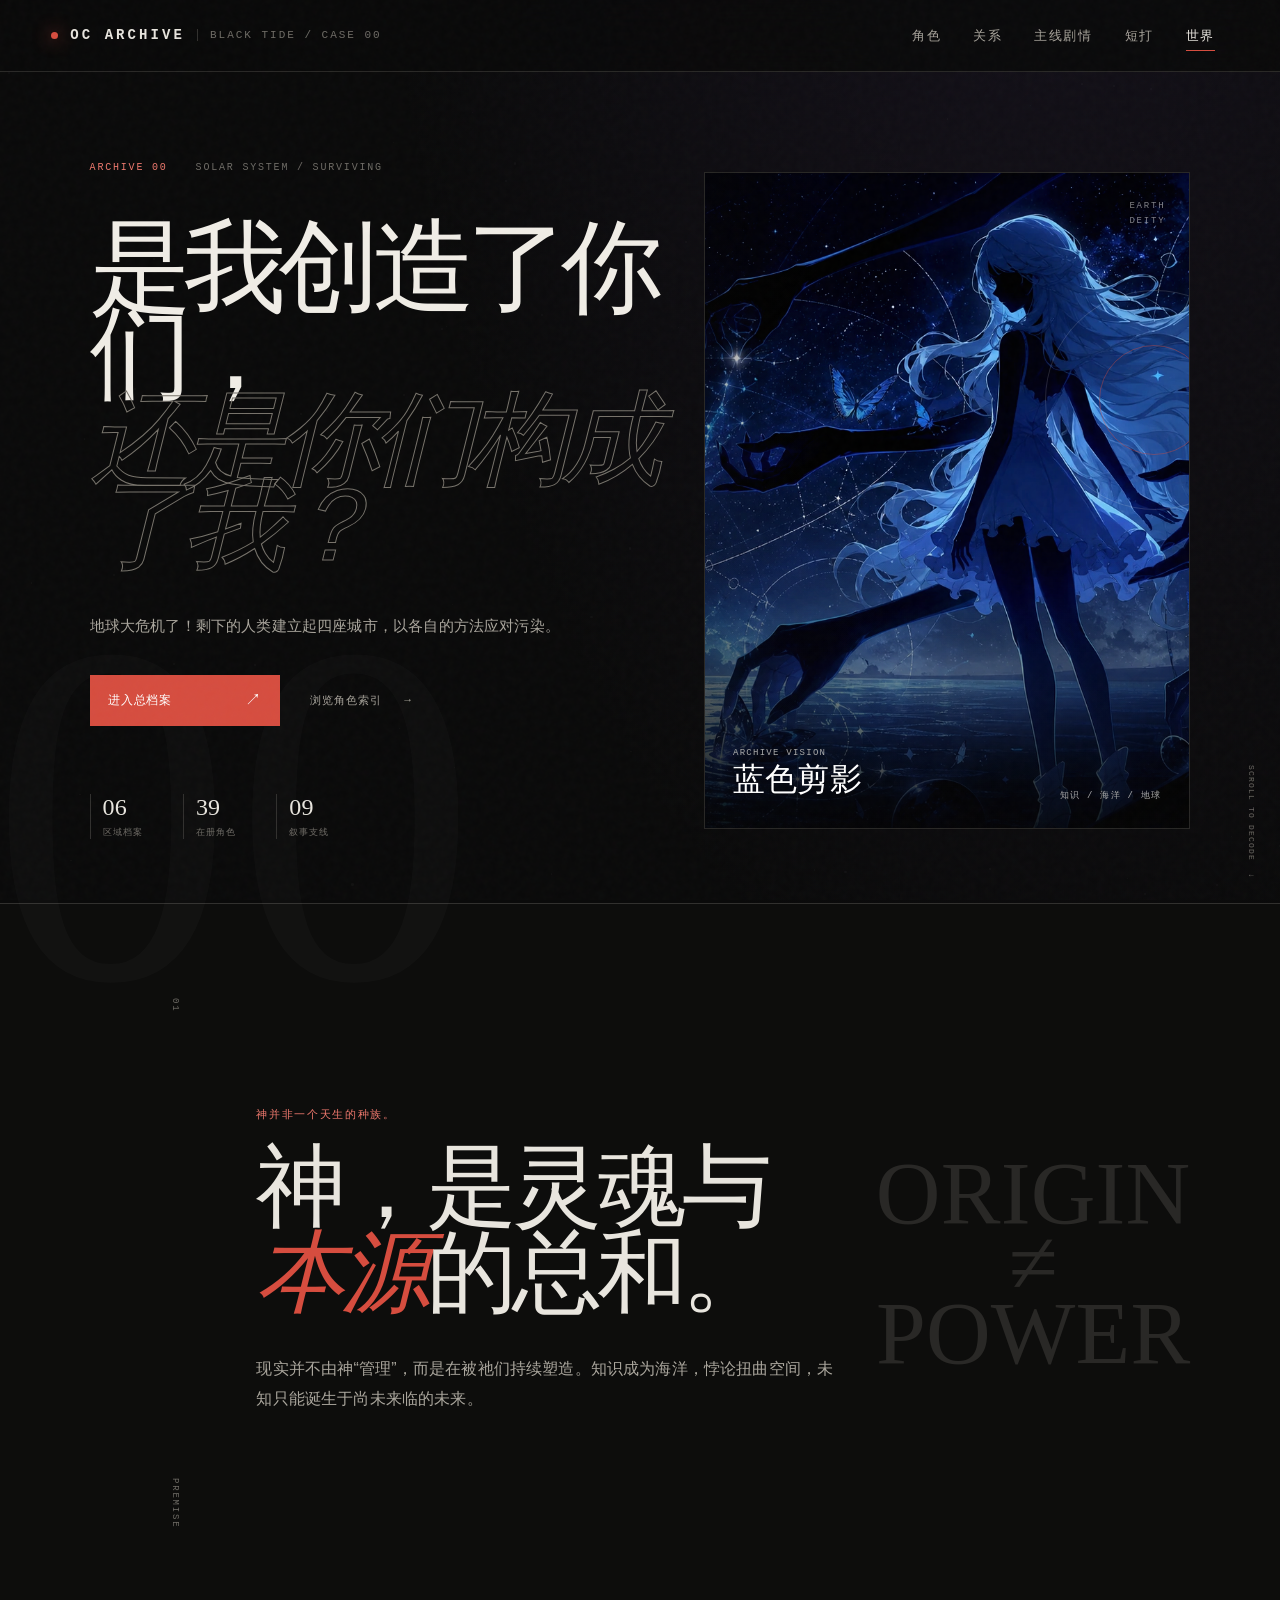
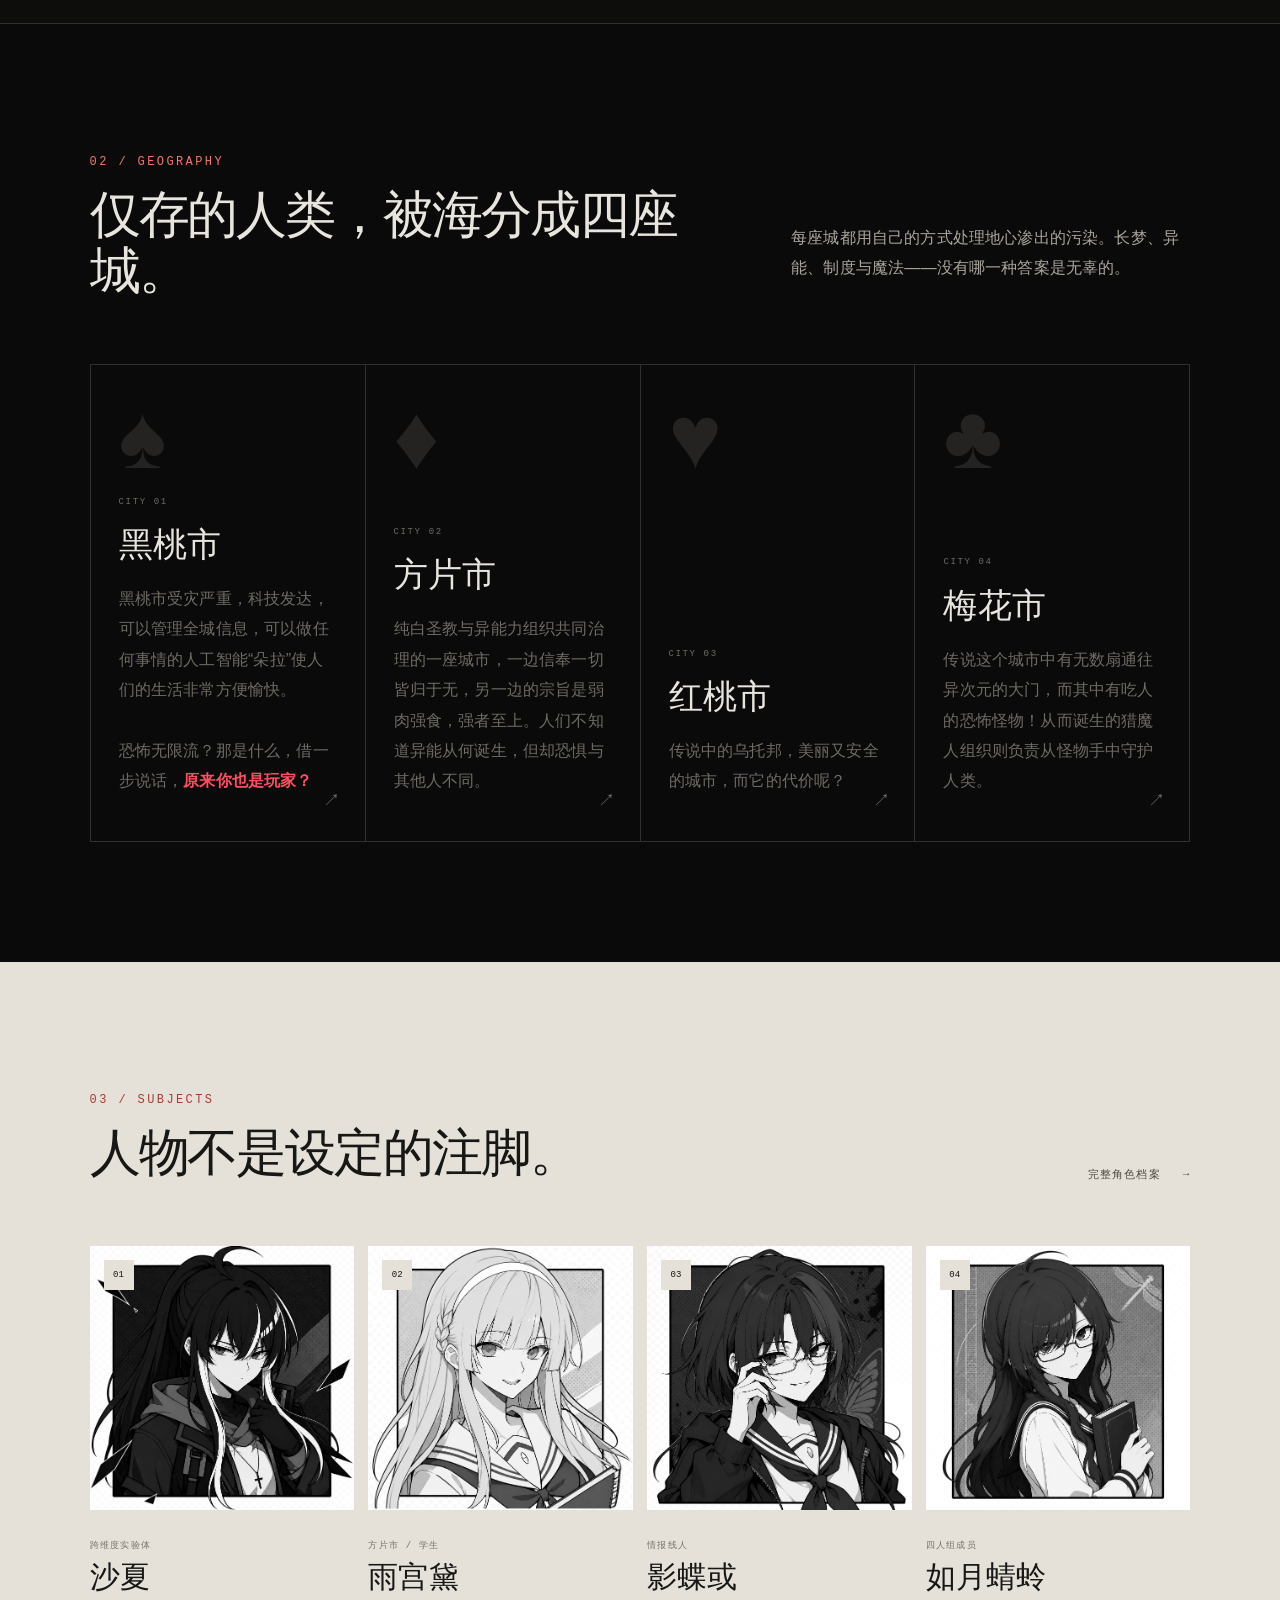
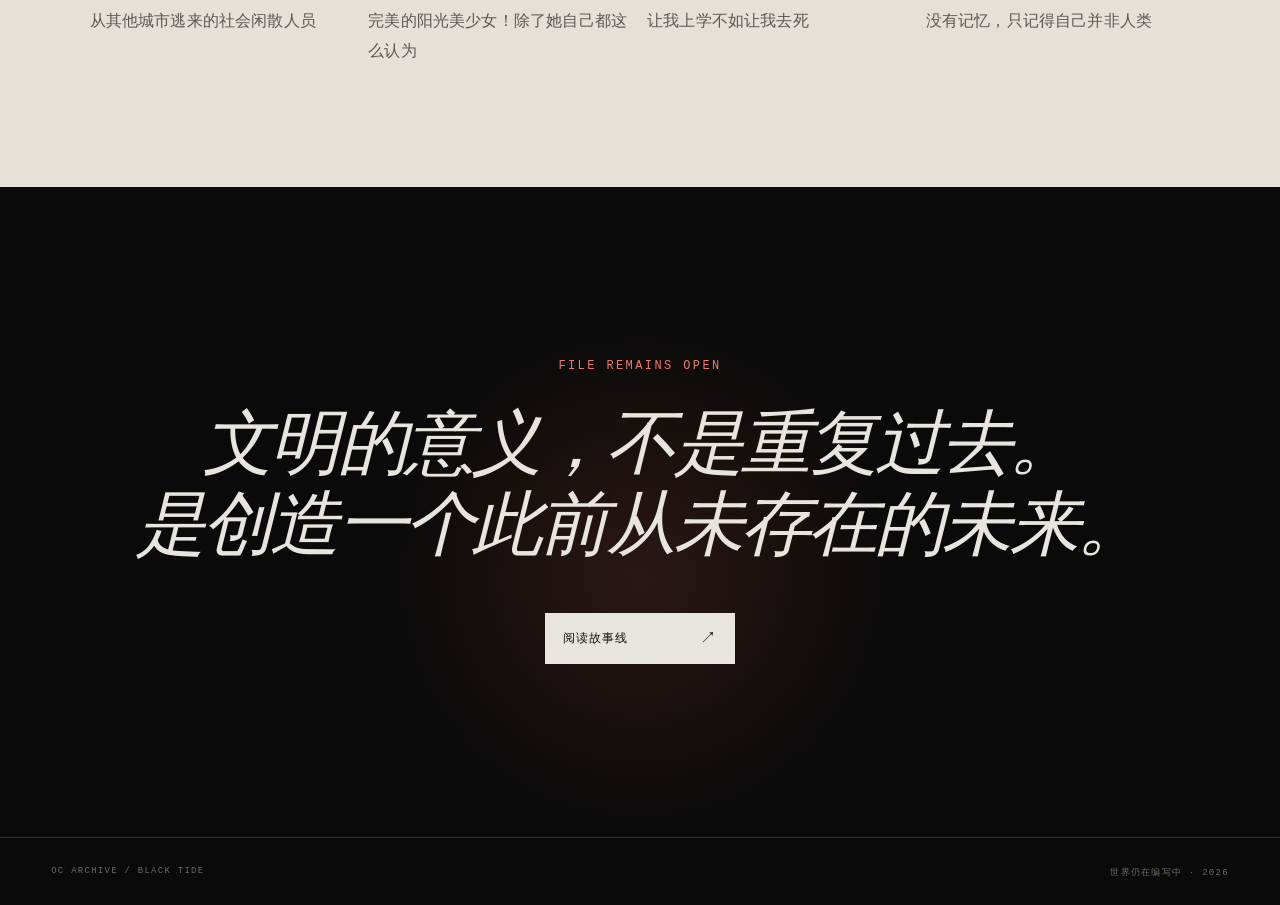
<file: index.html>
<!DOCTYPE html>
<html lang="zh-CN"><head><meta charset="UTF-8"><meta name="viewport" content="width=device-width, initial-scale=1.0"><meta name="description" content="关于黑泥、神明，海洋与四座城市的故事"><title>OC ARCHIVE — 黑泥世界观档案</title><link rel="stylesheet" href="css/theme.css?v=20260901o"><link rel="stylesheet" href="css/style.css?v=20260901o"></head>
<body class="home-page">
<header class="topnav"><a class="brand" href="index.html" aria-label="返回档案首页"><span class="brand-mark"></span><span class="brand-name" data-site-name>OC ARCHIVE</span><span class="brand-sub">BLACK TIDE / CASE 00</span></a><nav aria-label="主导航"><a href="characters.html">角色</a><a href="relations.html">关系</a><a href="stories.html">主线剧情</a><a href="drabbles.html">短打</a><a href="index.html" class="active">世界</a></nav></header>
<main>
<section class="home-hero"><div class="hero-copy"><div class="hero-kicker"><span>ARCHIVE 00</span><span>SOLAR SYSTEM / SURVIVING</span></div><h1>是我创造了你们，<br><em>还是你们构成了我？</em></h1><p class="hero-lede">地球大危机了！剩下的人类建立起四座城市，以各自的方法应对污染。</p><div class="hero-actions"><a class="primary-link" href="world.html?id=cosmos-mythos">进入总档案 <span>↗</span></a><a class="text-link" href="characters.html">浏览角色索引 <span>→</span></a></div><div class="hero-index" aria-label="档案数量"><div><strong id="world-count">06</strong><span>区域档案</span></div><div><strong id="character-count">16</strong><span>在册角色</span></div><div><strong id="arc-count">03</strong><span>叙事支线</span></div></div></div>
<div class="hero-visual" aria-label="蓝色的人神性剪影插画"><div class="orbit orbit-a"></div><div class="orbit orbit-b"></div><div class="hero-code">EARTH<br>DEITY</div><img src="images/home-blue-divinity-v1.webp" alt="蓝色的人长发剪影与巨手权能"><div class="visual-caption"><span>ARCHIVE VISION</span><strong>蓝色剪影</strong><small>知识 / 海洋 / 地球</small></div></div><div class="scroll-note">SCROLL TO DECODE <span>↓</span></div></section>
<section class="manifesto"><div class="section-rail"><span>01</span><span>PREMISE</span></div><div class="manifesto-copy"><p>神并非一个天生的种族。</p><h2>神，是灵魂与<br><span>本源</span>的总和。</h2><p class="manifesto-note">现实并不由神“管理”，而是在被祂们持续塑造。知识成为海洋，悖论扭曲空间，未知只能诞生于尚未来临的未来。</p></div><div class="manifesto-mark">ORIGIN<br>≠<br>POWER</div></section>
<section class="city-section"><div class="section-heading"><div><span class="micro-label">02 / GEOGRAPHY</span><h2>仅存的人类，被海分成四座城。</h2></div><p>每座城都用自己的方式处理地心渗出的污染。长梦、异能、制度与魔法——没有哪一种答案是无辜的。</p></div><div class="city-grid"><a class="city-card spade" href="world.html?id=city-spade"><span class="suit">♠</span><div><small>CITY 01</small><h3>黑桃市</h3><p>黑桃市受灾严重，科技发达，可以管理全城信息，可以做任何事情的人工智能“朵拉”使人们的生活非常方便愉快。<br><br>恐怖无限流？那是什么，借一步说话，<span class="intro-accent-red">原来你也是玩家？</span></p></div><b>↗</b></a><a class="city-card diamond" href="world.html?id=city-diamond"><span class="suit">♦</span><div><small>CITY 02</small><h3>方片市</h3><p>纯白圣教与异能力组织共同治理的一座城市，一边信奉一切皆归于无，另一边的宗旨是弱肉强食，强者至上。人们不知道异能从何诞生，但却恐惧与其他人不同。</p></div><b>↗</b></a><a class="city-card heart" href="world.html?id=city-heart"><span class="suit">♥</span><div><small>CITY 03</small><h3>红桃市</h3><p>传说中的乌托邦，美丽又安全的城市，而它的代价呢？</p></div><b>↗</b></a><a class="city-card club" href="world.html?id=city-club"><span class="suit">♣</span><div><small>CITY 04</small><h3>梅花市</h3><p>传说这个城市中有无数扇通往异次元的大门，而其中有吃人的恐怖怪物！从而诞生的猎魔人组织则负责从怪物手中守护人类。</p></div><b>↗</b></a></div></section>
<section class="featured-cast"><div class="section-heading compact"><div><span class="micro-label">03 / SUBJECTS</span><h2>人物不是设定的注脚。</h2></div><a class="text-link" href="characters.html">完整角色档案 <span>→</span></a></div><div class="cast-strip"><a class="cast-card" href="character.html?id=shaxia"><span class="cast-no">01</span><img src="images/approved-shaxia.png" alt="沙夏档案头像"><div><small>跨维度实验体</small><h3>沙夏</h3><p>从其他城市逃来的社会闲散人员</p></div></a><a class="cast-card" href="character.html?id=yugong-dai"><span class="cast-no">02</span><img src="images/approved-yugong-dai.png" alt="雨宫黛档案头像"><div><small>方片市 / 学生</small><h3>雨宫黛</h3><p>完美的阳光美少女！除了她自己都这么认为</p></div></a><a class="cast-card" href="character.html?id=yingdiehuo"><span class="cast-no">03</span><img src="images/approved-yingdiehuo.png" alt="影蝶或档案头像"><div><small>情报线人</small><h3>影蝶或</h3><p>让我上学不如让我去死</p></div></a><a class="cast-card" href="character.html?id=ruyue-qingling"><span class="cast-no">04</span><img src="images/approved-ruyue-qingling-v2.png" alt="如月蜻蛉档案头像"><div><small>四人组成员</small><h3>如月蜻蛉</h3><p>没有记忆，只记得自己并非人类</p></div></a></div></section>
<section class="closing-portal"><span class="micro-label">FILE REMAINS OPEN</span><h2>文明的意义，不是重复过去。<br>是创造一个此前从未存在的未来。</h2><a class="primary-link light" href="stories.html">阅读故事线 <span>↗</span></a></section>
</main><footer class="site-footer"><span>OC ARCHIVE / BLACK TIDE</span><span>世界仍在编写中 · 2026</span></footer><script src="js/data.js?v=20260901o"></script><script src="js/main.js?v=20260901o"></script><script>document.getElementById('world-count').textContent=String(WORLDS.length).padStart(2,'0');document.getElementById('character-count').textContent=String(CHARACTERS.length).padStart(2,'0');document.getElementById('arc-count').textContent=String(STORY_ARCS.length).padStart(2,'0');</script></body></html>
</file>
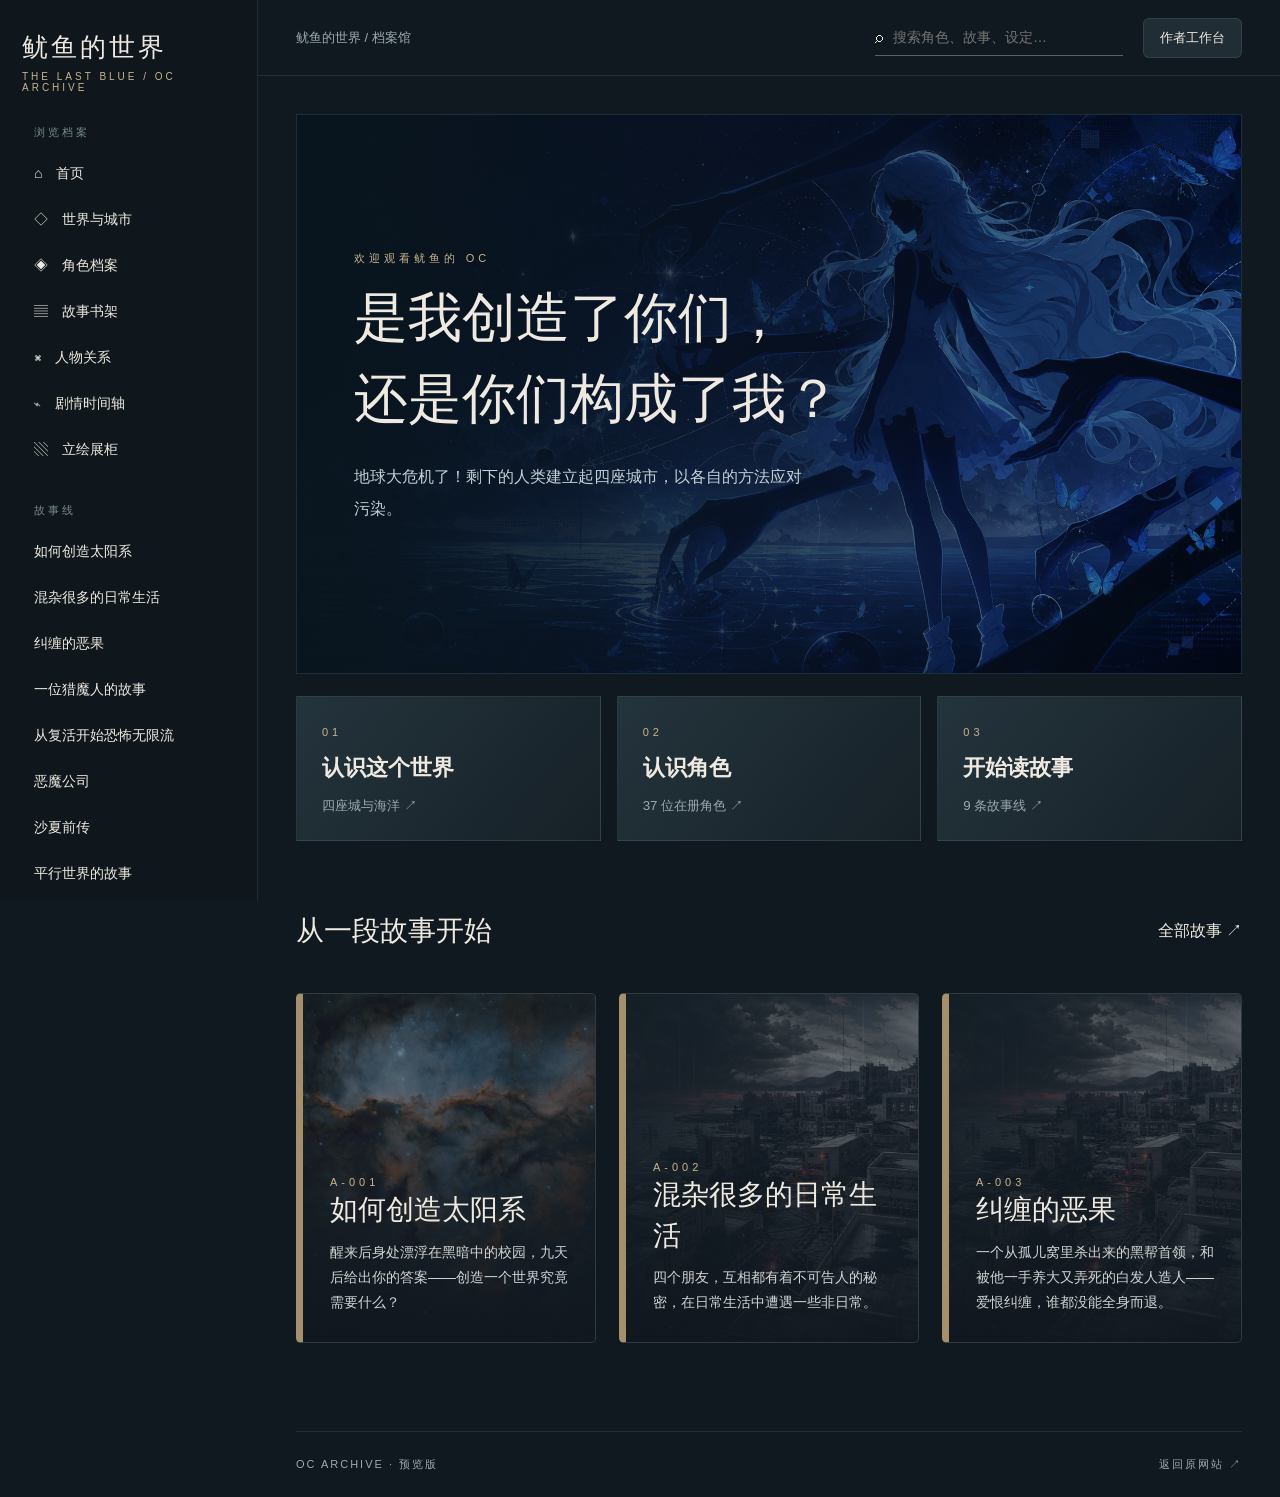
<file: preview/index.html>
<!doctype html>
<html lang="zh-CN">
  <head>
    <meta charset="utf-8" />
    <meta name="viewport" content="width=device-width,initial-scale=1" />
    <meta name="theme-color" content="#111a21" />
    <title>鱿鱼的 OC · 档案工作台预览</title>
    <link rel="stylesheet" href="app.css" />
  </head>
  <body>
    <a class="skip" href="#main">跳到内容</a>
    <aside id="sidebar"></aside>
    <div class="shell">
      <header class="topbar">
        <button id="menu" aria-label="展开目录" aria-expanded="false">☰</button
        ><a class="crumb" href="#home">鱿鱼的世界 / 档案馆</a
        ><label class="search"
          ><span>⌕</span
          ><input
            id="search"
            type="search"
            placeholder="搜索角色、故事、设定…"
            aria-label="全站搜索" /></label
        ><button id="mode">作者工作台</button>
      </header>
      <div id="notice" role="status" aria-live="polite"></div>
      <main id="main" tabindex="-1"></main>
      <footer>
        OC ARCHIVE · 预览版 <a href="https://xintongwu770-arch.github.io/oc-archive/">返回原网站 ↗</a>
      </footer>
    </div>
    <dialog id="editor"><form id="edit-form"></form></dialog>
    <div id="toast" role="status"></div>
    <script type="module" src="app.js"></script>
  </body>
</html>
</file>
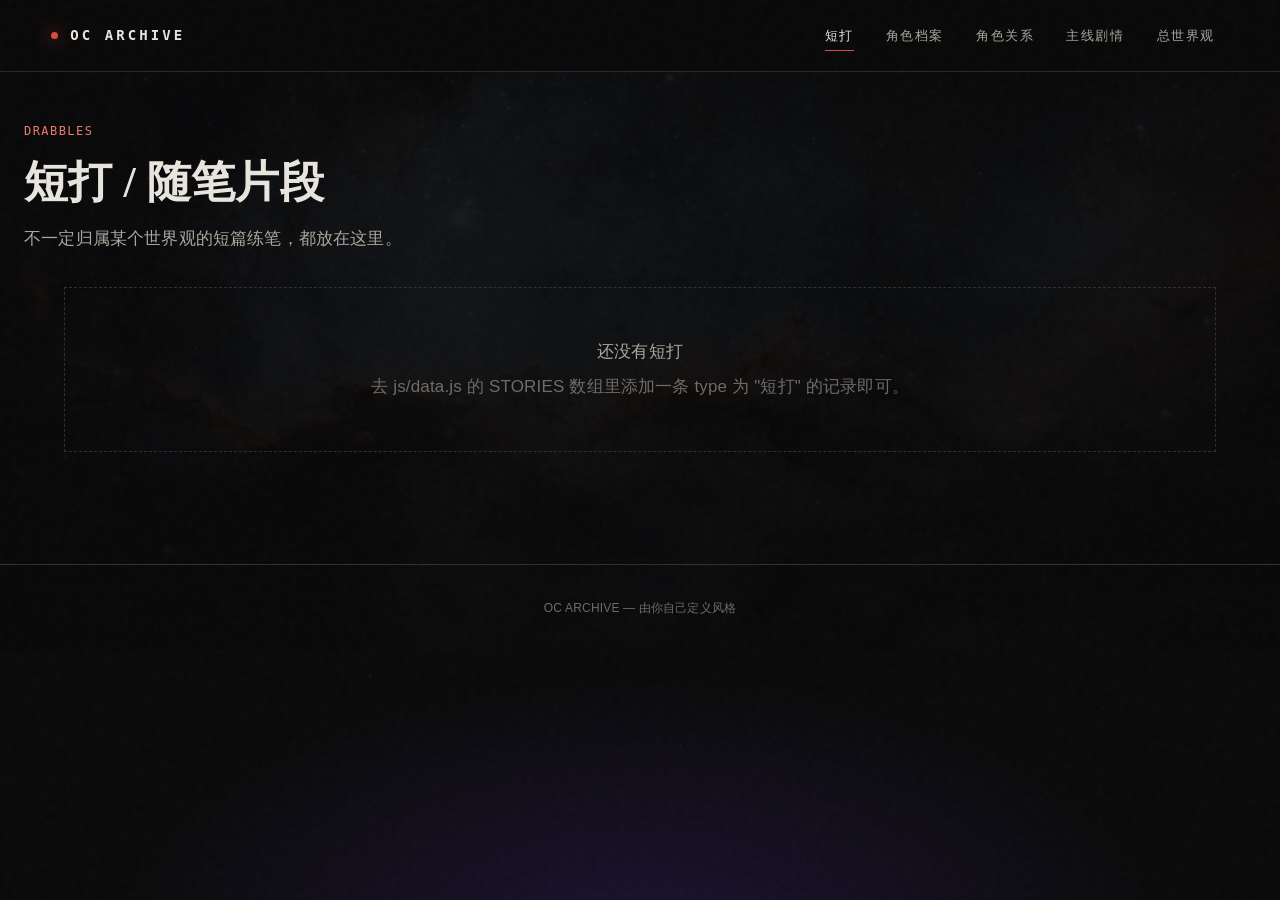
<file: drabbles.html>
<!DOCTYPE html>
<html lang="zh-CN">
<head>
<meta charset="UTF-8">
<meta name="viewport" content="width=device-width, initial-scale=1.0">
<title>短打 · OC ARCHIVE</title>
<link rel="stylesheet" href="css/theme.css?v=20260901n">
<link rel="stylesheet" href="css/style.css?v=20260901n">
</head>
<body>

<header class="topnav">
  <a class="brand" href="index.html" style="display:flex;align-items:center;">
    <span class="brand-mark"></span>
    <span class="brand-name" data-site-name style="margin-left:8px;">OC ARCHIVE</span>
  </a>
  <nav>
    <a href="drabbles.html" class="active">短打</a>
    <a href="characters.html">角色档案</a>
    <a href="relations.html">角色关系</a>
    <a href="stories.html">主线剧情</a>
    <a href="index.html">总世界观</a>
  </nav>
</header>

<section class="hero">
  <div class="eyebrow">DRABBLES</div>
  <h1>短打 / 随笔片段</h1>
  <p>不一定归属某个世界观的短篇练笔，都放在这里。</p>
</section>

<main style="max-width:1200px; margin:0 auto; padding:0 24px 64px;" id="drabbles-root"></main>

<footer class="site-footer">OC ARCHIVE — 由你自己定义风格</footer>

<script src="js/data.js?v=20260901n"></script>
<script src="js/main.js?v=20260901n"></script>
<script>
  renderDrabbles(document.getElementById("drabbles-root"));
</script>
</body>
</html>
</file>
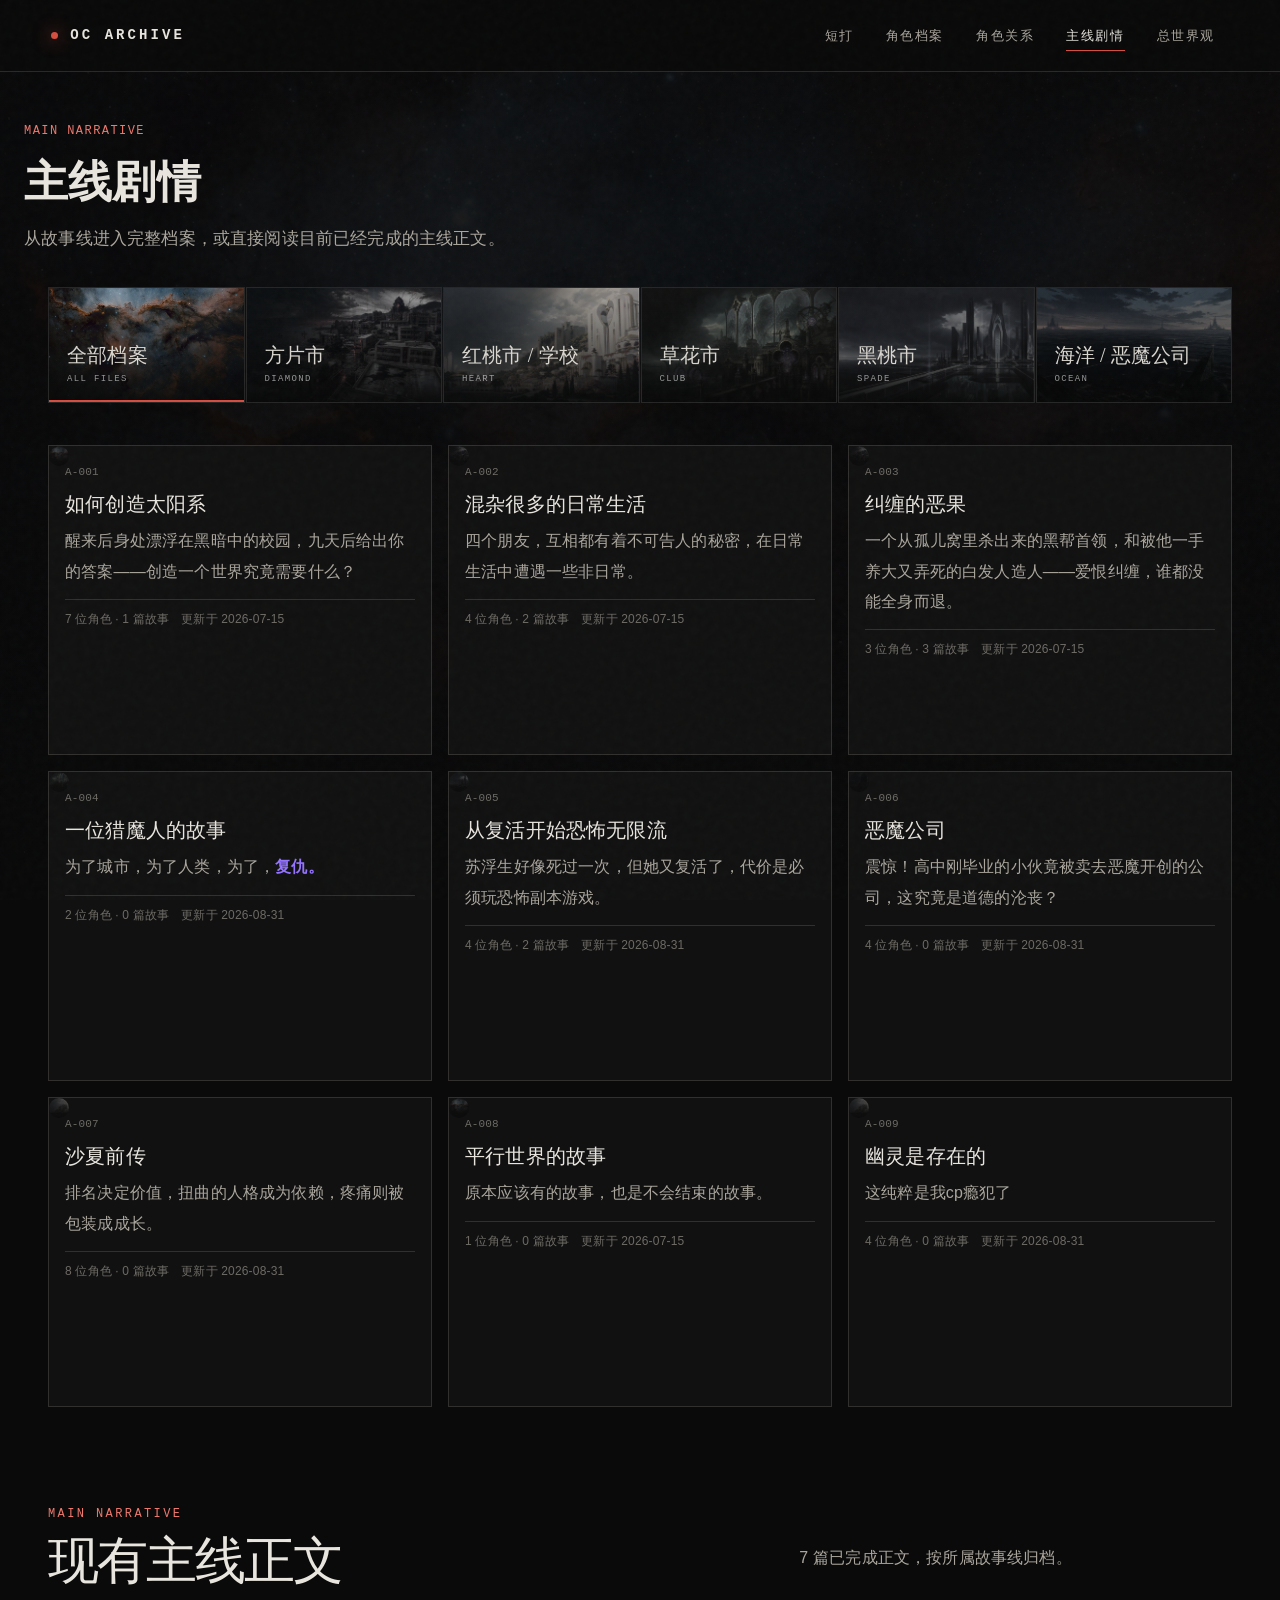
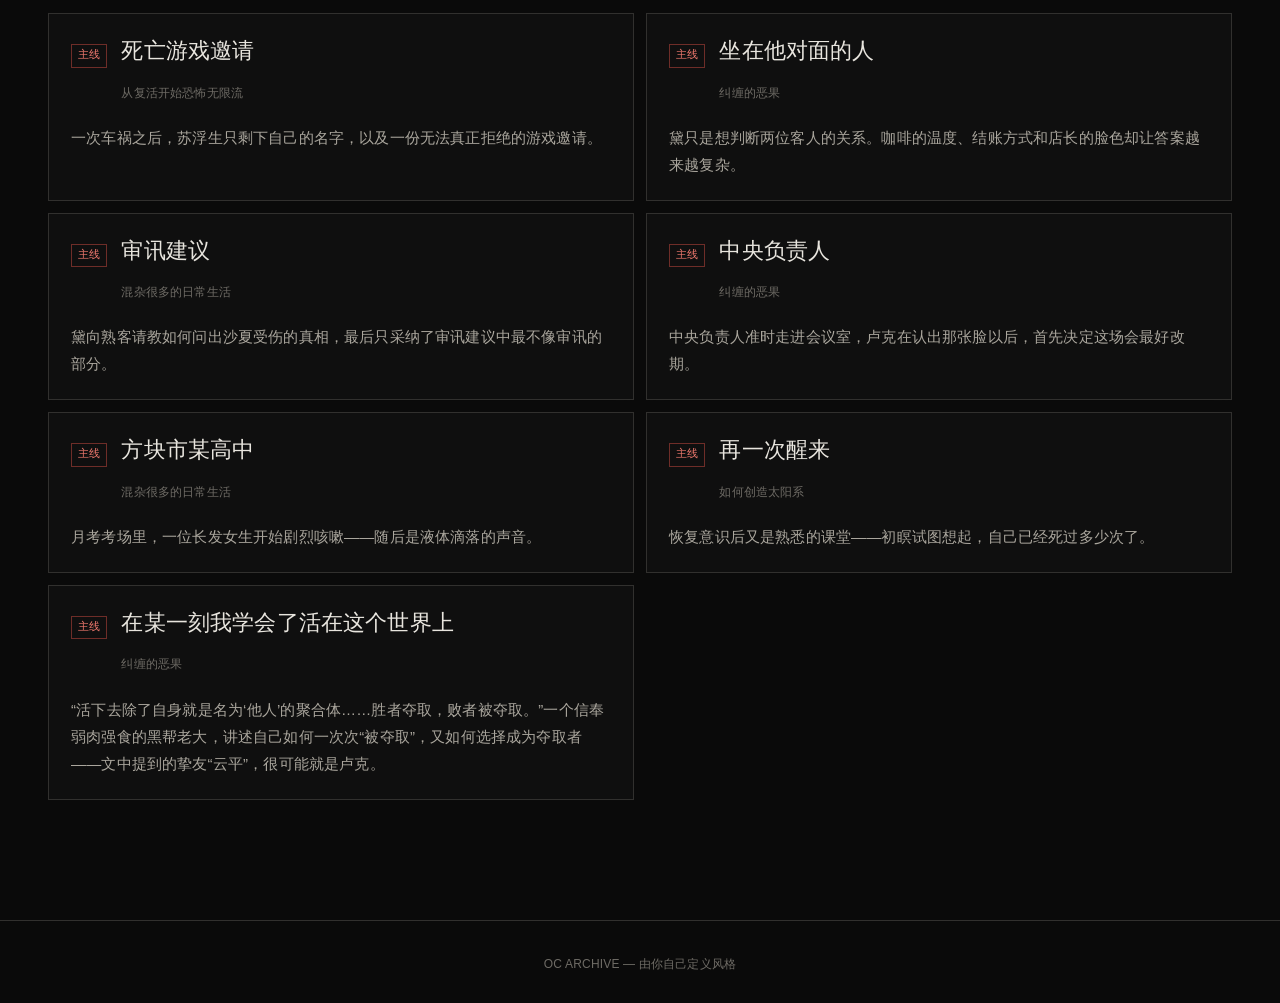
<file: stories.html>
<!DOCTYPE html>
<html lang="zh-CN">
<head>
<meta charset="UTF-8">
<meta name="viewport" content="width=device-width, initial-scale=1.0">
<title>主线剧情 · OC ARCHIVE</title>
<link rel="stylesheet" href="css/theme.css?v=20260901n">
<link rel="stylesheet" href="css/style.css?v=20260901n">
</head>
<body>

<header class="topnav">
  <a class="brand" href="index.html" style="display:flex;align-items:center;">
    <span class="brand-mark"></span>
    <span class="brand-name" data-site-name style="margin-left:8px;">OC ARCHIVE</span>
  </a>
  <nav>
    <a href="drabbles.html">短打</a>
    <a href="characters.html">角色档案</a>
    <a href="relations.html">角色关系</a>
    <a href="stories.html" class="active">主线剧情</a>
    <a href="index.html">总世界观</a>
  </nav>
</header>

<section class="hero">
  <div class="eyebrow">MAIN NARRATIVE</div>
  <h1>主线剧情</h1>
  <p>从故事线进入完整档案，或直接阅读目前已经完成的主线正文。</p>
</section>

<main class="grid" id="stories-root"></main>

<footer class="site-footer">OC ARCHIVE — 由你自己定义风格</footer>

<script src="js/data.js?v=20260901n"></script>
<script src="js/main.js?v=20260901n"></script>
<script>
  renderStoryArcCatalog(document.getElementById("stories-root"));
</script>
</body>
</html>
</file>
<file: css/theme.css>
:root {
  --color-bg:#0a0a0a;--color-bg-panel:#111110;--color-bg-raised:#1a1918;--color-border:#31302e;
  --color-text:#e8e5de;--color-text-dim:#aaa69d;--color-text-faint:#6e6b65;
  --color-accent:#d64d3f;--color-accent-dim:#6e2d28;--color-accent-text:#ef796e;
  --color-success:#8aa38d;--color-warning:#caa15a;--color-glow:rgba(215,77,63,.13);--color-star:#e8e5de;
  --color-planet-1:#e8e5de;--color-planet-2:#d64d3f;--color-planet-3:#77736b;
  --font-display:"Noto Serif SC","Source Han Serif SC","Songti SC","SimSun",serif;
  --font-body:"Noto Sans SC","Microsoft YaHei UI","Microsoft YaHei","DengXian",sans-serif;
  --font-mono:"Cascadia Mono","JetBrains Mono",Consolas,"Noto Sans SC",monospace;
  --radius-sm:0;--radius-md:0;--shadow-panel:0 18px 60px rgba(0,0,0,.3);
  --space-1:4px;--space-2:8px;--space-3:12px;--space-4:16px;--space-5:24px;--space-6:32px;--space-7:48px;--space-8:64px;
  --sidebar-width:260px;--content-max-width:1440px;
}
</file>
<file: css/style.css>
/* ============================================================
   style.css — 结构/布局/组件样式
   这里定义"长什么形状"，具体"什么颜色"去 theme.css 改
   ============================================================ */

* { box-sizing: border-box; }

html, body {
  margin: 0;
  padding: 0;
  min-height: 100%;
  background:
    radial-gradient(ellipse 60% 40% at 15% -10%, rgba(90, 70, 190, 0.35), transparent 60%),
    radial-gradient(ellipse 55% 45% at 90% 5%, rgba(60, 110, 200, 0.28), transparent 60%),
    radial-gradient(ellipse 70% 50% at 50% 105%, rgba(70, 40, 140, 0.30), transparent 60%),
    var(--color-bg);
  background-attachment: fixed;
  color: var(--color-text);
  font-family: var(--font-body);
  font-size: 17px;
  line-height: 1.85;
  -webkit-font-smoothing: antialiased;
}

/* ---------- 星空背景：随机分布、缓慢闪烁的星点 ---------- */
.starfield {
  position: fixed;
  inset: 0;
  z-index: 0;
  pointer-events: none;
  overflow: hidden;
}
.starfield .star {
  position: absolute;
  background: var(--color-star);
  border-radius: 50%;
  opacity: 0.2;
  animation-name: twinkle;
  animation-timing-function: ease-in-out;
  animation-iteration-count: infinite;
}
@keyframes twinkle {
  0%, 100% { opacity: 0.12; transform: scale(0.85); }
  50% { opacity: 0.95; transform: scale(1.2); }
}

/* 星空在最底层，页面主体内容需要显式盖在它上面 */
.topnav, .layout, .hero, main, .site-footer {
  position: relative;
  z-index: 1;
}

a { color: inherit; text-decoration: none; }
a:hover { color: var(--color-accent-text); }

::selection { background: var(--color-accent-dim); color: var(--color-text); }

/* focus visibility，别删，无障碍需要 */
a:focus-visible, button:focus-visible, input:focus-visible {
  outline: 2px solid var(--color-accent-text);
  outline-offset: 2px;
}

@media (prefers-reduced-motion: reduce) {
  * { animation: none !important; transition: none !important; }
}

/* ---------- 顶部导航 ---------- */
.topnav {
  position: sticky;
  top: 0;
  z-index: 50;
  display: flex;
  align-items: center;
  justify-content: space-between;
  padding: var(--space-3) var(--space-5);
  background: rgba(11, 10, 26, 0.82);
  backdrop-filter: blur(8px);
  border-bottom: 1px solid var(--color-border);
}

.topnav .brand {
  display: flex;
  align-items: baseline;
  gap: var(--space-3);
}

.topnav .brand-mark {
  width: 10px;
  height: 10px;
  background: var(--color-accent);
  border-radius: 50%;
  flex-shrink: 0;
}

.topnav .brand-name {
  font-family: var(--font-mono);
  letter-spacing: 0.08em;
  font-size: 15px;
  font-weight: 700;
}

.topnav .brand-sub {
  font-size: 12px;
  color: var(--color-text-faint);
  display: none;
}
@media (min-width: 640px) {
  .topnav .brand-sub { display: inline; }
}

.topnav nav {
  display: flex;
  gap: var(--space-2);
}

.topnav nav a {
  padding: var(--space-2) var(--space-3);
  font-size: 13.5px;
  color: var(--color-text-dim);
  border-radius: var(--radius-sm);
}
.topnav nav a:hover { color: var(--color-text); background: var(--color-bg-raised); }
.topnav nav a.active {
  color: var(--color-text);
  background: var(--color-bg-raised);
  border-bottom: 2px solid var(--color-accent);
}

/* ---------- 页面骨架：侧栏 + 主内容 ---------- */
.layout {
  display: flex;
  align-items: flex-start;
  max-width: var(--content-max-width);
  margin: 0 auto;
}

.sidebar {
  width: var(--sidebar-width);
  flex-shrink: 0;
  padding: var(--space-5) var(--space-4);
  position: sticky;
  top: 57px;
  max-height: calc(100vh - 57px);
  overflow-y: auto;
  border-right: 1px solid var(--color-border);
}

.sidebar h3 {
  font-size: 11px;
  letter-spacing: 0.1em;
  color: var(--color-text-faint);
  text-transform: uppercase;
  margin: var(--space-5) 0 var(--space-2);
}
.sidebar h3:first-child { margin-top: 0; }

.sidebar ul { list-style: none; margin: 0; padding: 0; }
.sidebar li a {
  display: block;
  padding: var(--space-2) var(--space-2);
  font-size: 13.5px;
  color: var(--color-text-dim);
  border-radius: var(--radius-sm);
  border-left: 2px solid transparent;
}
.sidebar li a:hover { background: var(--color-bg-panel); color: var(--color-text); }
.sidebar li a.active {
  color: var(--color-text);
  border-left-color: var(--color-accent);
  background: var(--color-bg-panel);
}

.main {
  flex: 1;
  min-width: 0;
  padding: var(--space-5);
}

@media (max-width: 860px) {
  .layout { flex-direction: column; }
  .sidebar {
    width: 100%;
    position: static;
    max-height: none;
    border-right: none;
    border-bottom: 1px solid var(--color-border);
  }
}

/* ---------- 宇宙风模块：发光描边 + 星尘纹理 + 角落矢量星球 ---------- */
.cosmic-block {
  position: relative;
  border: 1px solid var(--color-accent-dim);
  box-shadow: 0 0 0 1px rgba(139, 155, 245, 0.12), 0 0 20px var(--color-glow), 0 8px 20px rgba(10, 8, 30, 0.4);
  background-image:
    radial-gradient(1px 1px at 12% 22%, rgba(255, 255, 255, 0.55) 0, transparent 60%),
    radial-gradient(1px 1px at 78% 55%, rgba(255, 255, 255, 0.4) 0, transparent 60%),
    radial-gradient(1.4px 1.4px at 42% 78%, rgba(255, 255, 255, 0.35) 0, transparent 60%),
    radial-gradient(1px 1px at 62% 12%, rgba(255, 255, 255, 0.3) 0, transparent 60%),
    radial-gradient(1.4px 1.4px at 90% 88%, rgba(255, 255, 255, 0.3) 0, transparent 60%),
    radial-gradient(1px 1px at 25% 90%, rgba(255, 255, 255, 0.25) 0, transparent 60%);
  background-repeat: no-repeat;
  transition: box-shadow 0.2s ease, border-color 0.2s ease;
}
.cosmic-block:hover {
  border-color: var(--color-accent);
  box-shadow: 0 0 0 1px rgba(139, 155, 245, 0.22), 0 0 26px var(--color-glow), 0 8px 20px rgba(10, 8, 30, 0.45);
}
.cosmic-block::before,
.cosmic-block::after {
  content: "";
  position: absolute;
  border-radius: 50%;
  pointer-events: none;
  z-index: -1;
}
.cosmic-block::before {
  top: 8px;
  right: 8px;
  width: 20px;
  height: 20px;
  background: radial-gradient(circle at 35% 30%, var(--color-planet-1) 0%, var(--color-planet-2) 45%, transparent 78%);
  opacity: 0.55;
  box-shadow: -34px 20px 0 -13px var(--color-planet-3);
}
.cosmic-block::after {
  bottom: 10px;
  left: 10px;
  width: 12px;
  height: 12px;
  background: radial-gradient(circle at 35% 30%, var(--color-planet-3) 0%, var(--color-planet-2) 55%, transparent 80%);
  opacity: 0.4;
}
.world-card-main.cosmic-block {
  border-color: var(--color-accent);
  box-shadow: 0 0 0 1px rgba(139, 155, 245, 0.28), 0 0 32px var(--color-glow), 0 8px 22px rgba(10, 8, 30, 0.5);
}
.world-card-placeholder.cosmic-block {
  opacity: 0.7;
}

/* ---------- 通用面板/卡片 ---------- */
.panel {
  background: var(--color-bg-panel);
  border: 1px solid var(--color-border);
  border-radius: var(--radius-md);
  box-shadow: var(--shadow-panel);
}

.panel-header {
  display: flex;
  align-items: center;
  gap: var(--space-2);
  padding: var(--space-3) var(--space-4);
  border-bottom: 1px solid var(--color-border);
}

.panel-header .tag {
  font-family: var(--font-mono);
  font-size: 11px;
  color: var(--color-accent-text);
  border: 1px solid var(--color-accent-dim);
  padding: 1px 6px;
  border-radius: var(--radius-sm);
}

.panel-header h2 {
  font-family: var(--font-display);
  font-size: 18px;
  margin: 0;
  flex: 1;
}

.panel-body { padding: var(--space-4); }

/* ---------- 首页：世界观网格 ---------- */
.hero {
  padding: var(--space-7) var(--space-5) var(--space-6);
  text-align: left;
  max-width: var(--content-max-width);
  margin: 0 auto;
}
.hero .eyebrow {
  font-family: var(--font-mono);
  font-size: 12px;
  color: var(--color-accent-text);
  letter-spacing: 0.12em;
  margin-bottom: var(--space-3);
}
.hero h1 {
  font-family: var(--font-display);
  font-size: clamp(28px, 5vw, 44px);
  margin: 0 0 var(--space-3);
  line-height: 1.3;
}
.hero p {
  color: var(--color-text-dim);
  max-width: 640px;
  margin: 0;
}

.grid {
  display: grid;
  grid-template-columns: repeat(auto-fill, minmax(260px, 1fr));
  gap: var(--space-4);
  max-width: var(--content-max-width);
  margin: 0 auto;
  padding: 0 var(--space-5) var(--space-8);
}

.world-card {
  display: block;
  background: var(--color-bg-panel);
  border: 1px solid var(--color-border);
  border-radius: var(--radius-md);
  padding: var(--space-4);
  transition: border-color 0.15s ease, transform 0.15s ease;
}
.world-card:hover {
  border-color: var(--color-accent-dim);
  transform: translateY(-2px);
  color: var(--color-text);
}
.world-card .world-id {
  font-family: var(--font-mono);
  font-size: 11px;
  color: var(--color-text-faint);
  margin-bottom: var(--space-2);
}
.world-card h3 {
  font-family: var(--font-display);
  font-size: 19px;
  margin: 0 0 var(--space-2);
}
.world-card p {
  color: var(--color-text-dim);
  font-size: 13.5px;
  margin: 0 0 var(--space-3);
  display: -webkit-box;
  -webkit-line-clamp: 3;
  -webkit-box-orient: vertical;
  overflow: hidden;
}
.world-card .world-meta {
  display: flex;
  gap: var(--space-3);
  font-size: 12px;
  color: var(--color-text-faint);
  border-top: 1px solid var(--color-border);
  padding-top: var(--space-2);
}

/* ---------- 世界观说明页：大banner + 分类按钮 ---------- */
.world-banner {
  padding: var(--space-7) var(--space-5);
  margin-bottom: var(--space-5);
  border-radius: var(--radius-md);
  background: var(--color-bg-panel);
}
.world-banner-eyebrow {
  font-family: var(--font-mono);
  font-size: 12px;
  color: var(--color-accent-text);
  letter-spacing: 0.12em;
  margin-bottom: var(--space-3);
}
.world-banner h1 {
  font-family: var(--font-display);
  font-size: clamp(26px, 4.5vw, 42px);
  margin: 0 0 var(--space-3);
  line-height: 1.35;
}
.world-banner p {
  color: var(--color-text-dim);
  max-width: 760px;
  margin: 0;
  white-space: pre-wrap;
}
.world-banner-illustration {
  display: block;
  width: 100%;
  max-width: 640px;
  border-radius: var(--radius-md);
  border: 1px solid var(--color-border);
  margin: 0 0 var(--space-4);
}
.world-banner-credit {
  font-size: 11px;
  color: var(--color-text-faint);
  margin-top: var(--space-2);
}

.category-nav {
  display: grid;
  grid-template-columns: repeat(auto-fit, minmax(200px, 1fr));
  gap: var(--space-4);
  margin-bottom: var(--space-7);
}
.category-btn {
  display: flex;
  flex-direction: column;
  gap: 6px;
  padding: var(--space-5) var(--space-4);
  border-radius: var(--radius-md);
  background: var(--color-bg-panel);
  transition: transform 0.15s ease;
}
.category-btn:hover { transform: translateY(-2px); color: var(--color-text); }
.category-btn-title {
  font-family: var(--font-display);
  font-size: 18px;
}
.category-btn-desc {
  font-size: 12.5px;
  color: var(--color-text-faint);
}

/* ---------- 故事线分组（角色档案页 / 关系图页共用） ---------- */
.arc-section { margin-bottom: var(--space-7); }
.arc-section-header { margin-bottom: var(--space-4); }
.arc-section-header h2 {
  font-family: var(--font-display);
  font-size: 20px;
  margin: 0 0 4px;
}
.arc-section-header p {
  color: var(--color-text-dim);
  font-size: 13px;
  margin: 0;
  max-width: 720px;
}

.arc-story-intros {
  display: grid;
  grid-template-columns: repeat(auto-fit, minmax(260px, 1fr));
  gap: var(--space-4);
}

/* ---------- 标签页（世界观内部：概述/角色/关系图/故事） ---------- */
.tabs {
  display: flex;
  gap: var(--space-1);
  border-bottom: 1px solid var(--color-border);
  margin-bottom: var(--space-4);
  overflow-x: auto;
}
.tabs a {
  padding: var(--space-2) var(--space-4);
  font-size: 13.5px;
  color: var(--color-text-dim);
  white-space: nowrap;
  border-bottom: 2px solid transparent;
  margin-bottom: -1px;
}
.tabs a:hover { color: var(--color-text); }
.tabs a.active {
  color: var(--color-text);
  border-bottom-color: var(--color-accent);
}

/* ---------- 角色档案卡片 ---------- */
.char-grid {
  display: grid;
  grid-template-columns: repeat(auto-fill, minmax(200px, 1fr));
  gap: var(--space-3);
}
.char-card {
  display: block;
  background: var(--color-bg-panel);
  border: 1px solid var(--color-border);
  border-radius: var(--radius-md);
  overflow: hidden;
  transition: border-color 0.15s ease;
}
.char-card:hover { border-color: var(--color-accent-dim); color: var(--color-text); }
.char-card .char-portrait {
  width: 100%;
  aspect-ratio: 3/4;
  background: var(--color-bg-raised);
  display: flex;
  align-items: center;
  justify-content: center;
  color: var(--color-text-faint);
  font-size: 12px;
  font-family: var(--font-mono);
}
.char-card .char-portrait img {
  width: 100%;
  height: 100%;
  object-fit: cover;
}
.char-card .char-info { padding: var(--space-3); }
.char-card .char-name {
  font-family: var(--font-display);
  font-size: 16px;
  margin: 0 0 2px;
}
.char-card .char-role {
  font-size: 12px;
  color: var(--color-text-faint);
}
.intro-accent-red { color: #ff4d61; font-weight: 700; }
.intro-accent-violet { color: #9474ff; font-weight: 700; }
.home-page .hero-visual img { object-position: 66% center; filter: saturate(.9) contrast(1.08); }
.home-page .hero-visual:hover img { filter: saturate(1) contrast(1.03); }

/* ---------- 角色详情页 ---------- */
.char-detail-header {
  display: flex;
  gap: var(--space-5);
  margin-bottom: var(--space-5);
  flex-wrap: wrap;
}
.char-detail-portrait {
  width: 220px;
  aspect-ratio: 3/4;
  background: var(--color-bg-panel);
  border: 1px solid var(--color-border);
  border-radius: var(--radius-md);
  flex-shrink: 0;
  display: flex;
  align-items: center;
  justify-content: center;
  color: var(--color-text-faint);
  font-family: var(--font-mono);
  font-size: 12px;
  overflow: hidden;
}
.char-detail-portrait img {
  width: 100%;
  height: 100%;
  object-fit: cover;
}
.char-detail-meta { flex: 1; min-width: 240px; }
.char-detail-meta h1 {
  font-family: var(--font-display);
  font-size: 30px;
  margin: 0 0 var(--space-2);
}
.char-detail-meta .subtitle { color: var(--color-text-dim); margin-bottom: var(--space-4); }

.char-gallery { display: flex; flex-wrap: wrap; gap: var(--space-3); }
.char-gallery-item {
  display: block;
  width: 120px;
  aspect-ratio: 3/4;
  border-radius: var(--radius-md);
  overflow: hidden;
  border: 1px solid var(--color-border);
}
.char-gallery-item img { width: 100%; height: 100%; object-fit: cover; }
.char-gallery-item:hover { border-color: var(--color-accent-dim); }

.kv-list { display: grid; grid-template-columns: auto 1fr; gap: var(--space-2) var(--space-4); font-size: 13.5px; }
.kv-list dt { color: var(--color-text-faint); }
.kv-list dd { margin: 0; }

.section-block { margin-bottom: var(--space-5); }
.section-block h2 {
  font-family: var(--font-display);
  font-size: 16px;
  color: var(--color-text-dim);
  border-bottom: 1px solid var(--color-border);
  padding-bottom: var(--space-2);
  margin-bottom: var(--space-3);
}

.char-dossier {
  display: grid;
  grid-template-columns: repeat(2, minmax(0, 1fr));
  gap: 1px;
  margin-bottom: var(--space-5);
  padding: 1px;
  background: var(--color-border);
}
.dossier-section { min-width: 0; padding: clamp(22px, 3vw, 34px); background: #111110; }
.dossier-section.is-wide { grid-column: 1 / -1; }
.dossier-section h2,
.dossier-section summary {
  margin: 0 0 22px;
  color: var(--color-text);
  font: 400 clamp(18px, 2vw, 24px) var(--font-display);
  letter-spacing: .04em;
}
.dossier-section h2::before,
.dossier-section summary span::before { content: "◆"; margin-right: 10px; color: var(--color-accent-text); font-size: 9px; vertical-align: .25em; }
.dossier-section-body { display: grid; gap: 16px; }
.dossier-section-body p { max-width: 76ch; margin: 0; color: var(--color-text-dim); font-size: 16px; line-height: 2; }
.dossier-grid { display: grid; grid-template-columns: minmax(78px, .25fr) 1fr; gap: 1px; margin: 2px 0 0; background: var(--color-border); }
.dossier-grid dt,
.dossier-grid dd { margin: 0; padding: 13px 15px; background: #0d0d0c; line-height: 1.75; }
.dossier-grid dt { color: var(--color-accent-text); font: 10px var(--font-mono); letter-spacing: .12em; }
.dossier-grid dd { color: var(--color-text-dim); font-size: 14px; }
.dossier-section.is-classified { grid-column: 1 / -1; padding: 0; }
.dossier-section.is-classified summary { display: flex; align-items: center; justify-content: space-between; margin: 0; padding: 24px 30px; cursor: pointer; list-style: none; background: repeating-linear-gradient(135deg,#111 0 14px,#151313 14px 28px); }
.dossier-section.is-classified summary::-webkit-details-marker { display: none; }
.dossier-section.is-classified summary small { color: var(--color-accent-text); font: 9px var(--font-mono); letter-spacing: .16em; }
.dossier-section.is-classified[open] summary { border-bottom: 1px solid var(--color-border); }
.dossier-section.is-classified .dossier-section-body { padding: clamp(24px, 4vw, 42px); }
@media(max-width:700px){.char-dossier{grid-template-columns:1fr}.dossier-section.is-wide{grid-column:auto}.dossier-grid{grid-template-columns:1fr}.dossier-grid dt{padding-bottom:7px}.dossier-grid dd{padding-top:7px}.dossier-section.is-classified{grid-column:auto}}

.bullet-list { margin: 0; padding-left: 1.2em; color: var(--color-text-dim); }
.bullet-list li { margin-bottom: var(--space-1); }

/* ---------- 关系图 ---------- */
.relation-canvas-wrap {
  position: relative;
  width: 100%;
  overflow-x: auto;
  overflow-y: hidden;
  background:
    linear-gradient(135deg, color-mix(in srgb, var(--color-accent) 7%, transparent), transparent 40%),
    repeating-linear-gradient(90deg, transparent 0 79px, rgba(255,255,255,.025) 80px),
    repeating-linear-gradient(0deg, transparent 0 79px, rgba(255,255,255,.025) 80px), #0d0d0c;
  border: 1px solid var(--color-border);
  scrollbar-width: thin;
  scrollbar-color: var(--color-accent-dim) transparent;
}
.relation-stage { position: relative; width: 100%; min-width: 720px; height: clamp(580px, 68vw, 760px); overflow: hidden; }
.relation-stage::before { content:"RELATION / ARCHIVE"; position:absolute; top:24px; left:28px; color:var(--color-text-faint); font:9px var(--font-mono); letter-spacing:.22em; }
.relation-stage::after { content:""; position:absolute; inset:18px; border:1px solid rgba(255,255,255,.035); pointer-events:none; }
.relation-stage svg { position: absolute; inset: 0; width: 100%; height: 100%; overflow:visible; }
.relation-edge { fill:none; stroke:color-mix(in srgb,var(--color-accent) 58%,#3a3936); stroke-width:1.25; opacity:.72; transition:opacity .2s,stroke-width .2s,filter .2s; }
.relation-edge-badge { fill:#121211; stroke:var(--color-accent-dim); stroke-width:1; transition:opacity .2s,fill .2s,stroke .2s; }
.relation-edge-label {
  fill: var(--color-accent-text);
  font-size: 8px;
  font-family: var(--font-mono);
  letter-spacing:.04em;
  pointer-events:none;
  transition:opacity .2s;
}
.relation-edge.is-muted,.relation-edge-badge.is-muted,.relation-edge-label.is-muted { opacity:.08; }
.relation-edge.is-active { opacity:1; stroke-width:2.5; filter:drop-shadow(0 0 8px var(--color-accent)); }
.relation-edge-badge.is-active { fill:var(--color-accent); stroke:var(--color-accent); }
.relation-edge-label.is-active { fill:#fff; }
.relation-node {
  position: absolute;
  transform: translate(-50%, -50%);
  display: flex;
  flex-direction: column;
  align-items: center;
  gap: 10px;
  cursor: grab;
  user-select: none;
  touch-action: none;
  z-index:2;
  color:var(--color-text);
  transition:opacity .2s,filter .2s,transform .25s;
}
.relation-node .dot {
  width:clamp(78px,8vw,112px);
  aspect-ratio:1;
  border-radius: 0;
  background: var(--color-bg-raised);
  border: 1px solid var(--color-accent-dim);
  outline:5px solid rgba(8,8,8,.82);
  display: flex;
  align-items: center;
  justify-content: center;
  font-family: var(--font-display);
  font-size: 14px;
  overflow: hidden;
}
.relation-node .dot img {
  width: 100%;
  height: 100%;
  object-fit: cover;
}
.relation-node:hover,.relation-node:focus-visible { color:#fff; transform:translate(-50%,-50%) translateY(-4px); outline:none; }
.relation-node:hover .dot,.relation-node:focus-visible .dot { border-color: var(--color-accent); box-shadow:0 0 0 1px var(--color-accent),0 18px 45px rgba(0,0,0,.55); }
.relation-node.is-muted { opacity:.16; filter:grayscale(1); }
.relation-node .label {
  display:grid;
  gap:2px;
  min-width:145px;
  padding:7px 10px;
  background:rgba(8,8,8,.86);
  border-left:1px solid var(--color-accent);
  text-align:left;
  white-space: nowrap;
}
.relation-node .label strong { font:15px var(--font-display); font-weight:400; }
.relation-node .label span { max-width:160px; overflow:hidden; text-overflow:ellipsis; color:var(--color-text-faint); font:8px var(--font-mono); letter-spacing:.08em; }
.relation-index { display:grid; grid-template-columns:repeat(2,minmax(0,1fr)); gap:1px; margin-top:1px; background:var(--color-border); border:1px solid var(--color-border); }
.relation-record { display:grid; grid-template-columns:42px minmax(210px,.78fr) 1fr; gap:16px; align-items:center; min-height:94px; padding:16px 20px; background:#111110; transition:background .2s,opacity .2s; }
.relation-record:focus-visible { outline:1px solid var(--color-accent); outline-offset:-2px; }
.relation-record.is-muted { opacity:.16; }
.relation-record.is-active,.relation-record:hover { background:color-mix(in srgb,var(--color-accent) 8%,#111110); }
.relation-record-no { color:var(--color-accent-text); font:10px var(--font-mono); letter-spacing:.12em; }
.relation-record-pair { display:grid; grid-template-columns:36px minmax(0,1fr) 18px 36px minmax(0,1fr); gap:8px; align-items:center; font-size:13px; }
.relation-record-pair img { width:36px; height:36px; object-fit:cover; border:1px solid var(--color-border); }
.relation-record-pair i { color:var(--color-accent-text); font-style:normal; text-align:center; }
.relation-record p { margin:0; color:var(--color-text-dim); font-size:14px; line-height:1.75; }
.relation-hint {
  font:9px var(--font-mono);
  letter-spacing:.1em;
  color: var(--color-text-faint);
  margin-top:16px;
}
@media(max-width:900px){.relation-index{grid-template-columns:1fr}.relation-record{grid-template-columns:34px minmax(190px,.85fr) 1fr}}
@media(max-width:620px){.relation-stage{height:560px}.relation-record{grid-template-columns:30px 1fr;padding:15px}.relation-record p{grid-column:2}.relation-record-pair{grid-template-columns:30px minmax(0,1fr) 14px 30px minmax(0,1fr)}.relation-record-pair img{width:30px;height:30px}.relation-hint{line-height:1.7}}

/* ---------- 故事 / 短打 列表 ---------- */
.story-list { display: flex; flex-direction: column; gap: var(--space-2); }
.story-item {
  display: flex;
  align-items: baseline;
  gap: var(--space-3);
  padding: var(--space-3);
  background: var(--color-bg-panel);
  border: 1px solid var(--color-border);
  border-radius: var(--radius-md);
}
.story-item:hover { border-color: var(--color-accent-dim); }
.story-item .story-type {
  font-family: var(--font-mono);
  font-size: 10.5px;
  color: var(--color-accent-text);
  border: 1px solid var(--color-accent-dim);
  padding: 1px 6px;
  border-radius: var(--radius-sm);
  flex-shrink: 0;
}
.story-item .story-title { font-weight: 600; flex: 1; }
.story-item .story-arc { font-size: 11px; color: var(--color-text-faint); white-space: nowrap; }
.story-item .story-date { font-size: 12px; color: var(--color-text-faint); }

.prose {
  max-width: 720px;
  color: var(--color-text);
  white-space: pre-wrap;
  font-size: 15px;
  line-height: 1.9;
}

/* ---------- 空状态 / 占位 ---------- */
.empty-state {
  padding: var(--space-7) var(--space-4);
  text-align: center;
  color: var(--color-text-faint);
  border: 1px dashed var(--color-border);
  border-radius: var(--radius-md);
}
.empty-state .empty-title { color: var(--color-text-dim); margin-bottom: var(--space-1); }

/* ---------- 面包屑 ---------- */
.breadcrumb {
  font-size: 12.5px;
  color: var(--color-text-faint);
  margin-bottom: var(--space-4);
}
.breadcrumb a:hover { color: var(--color-accent-text); }

/* ---------- footer ---------- */
.site-footer {
  text-align: center;
  padding: var(--space-6) var(--space-4);
  font-size: 12px;
  color: var(--color-text-faint);
  border-top: 1px solid var(--color-border);
  margin-top: var(--space-7);
}

/* 2026 editorial archive direction */
html{scroll-behavior:smooth}body{background:var(--color-bg);letter-spacing:.01em}body::after{content:"";position:fixed;inset:0;pointer-events:none;z-index:100;opacity:.035;background-image:url("data:image/svg+xml,%3Csvg viewBox='0 0 140 140' xmlns='http://www.w3.org/2000/svg'%3E%3Cfilter id='n'%3E%3CfeTurbulence type='fractalNoise' baseFrequency='.9' numOctaves='3' stitchTiles='stitch'/%3E%3C/filter%3E%3Crect width='100%25' height='100%25' filter='url(%23n)' opacity='.7'/%3E%3C/svg%3E")}.starfield{opacity:.18}
.topnav{height:72px;padding:0 clamp(20px,4vw,64px);background:rgba(10,10,10,.86);border-color:#292826;backdrop-filter:blur(18px)}.topnav .brand{align-items:center!important;gap:12px!important}.topnav .brand-mark{width:7px;height:7px;background:var(--color-accent);box-shadow:0 0 18px var(--color-accent)}.topnav .brand-name{margin:0!important;font-size:12px;letter-spacing:.22em}.topnav .brand-sub{display:inline;margin:0!important;padding-left:12px;border-left:1px solid var(--color-border);font:9px var(--font-mono);letter-spacing:.18em}.topnav nav{gap:4px}.topnav nav a{position:relative;padding:8px 14px;border:0!important;border-radius:0;font:11px var(--font-mono);letter-spacing:.12em}.topnav nav a.active{background:transparent;color:var(--color-text)}.topnav nav a.active::after{content:"";position:absolute;left:14px;right:14px;bottom:2px;height:1px;background:var(--color-accent)}
.home-page main{overflow:hidden}.home-hero{position:relative;min-height:calc(100vh - 72px);display:grid;grid-template-columns:1.05fr .95fr;padding:clamp(48px,7vw,110px) clamp(24px,7vw,112px) 64px;border-bottom:1px solid var(--color-border)}.home-hero::before{content:"00";position:absolute;left:-.02em;bottom:-.22em;font:clamp(230px,38vw,600px)/.8 var(--font-display);color:#fff;opacity:.018}.hero-copy{position:relative;z-index:2;align-self:center;max-width:720px}.hero-kicker{display:flex;gap:28px;color:var(--color-text-faint);font:10px var(--font-mono);letter-spacing:.18em;margin-bottom:52px}.hero-kicker span:first-child{color:var(--color-accent-text)}.home-hero h1{margin:0;font:400 clamp(66px,8vw,138px)/.84 var(--font-display);letter-spacing:-.075em;color:#f0ede6}.home-hero h1 em{font-style:italic;color:transparent;-webkit-text-stroke:1px #77736b}.hero-lede{max-width:570px;margin:42px 0 34px;color:var(--color-text-dim);font-size:clamp(15px,1.2vw,18px);line-height:1.95}.hero-actions{display:flex;align-items:center;gap:30px}.primary-link{display:inline-flex;align-items:center;justify-content:space-between;min-width:190px;padding:15px 18px;background:var(--color-accent);color:#fff;font:12px var(--font-mono);letter-spacing:.08em;transition:transform .25s,background .25s}.primary-link:hover{color:#fff;background:#ea5a4c;transform:translateY(-2px)}.primary-link span{font-size:16px}.text-link{display:inline-flex;gap:22px;align-items:center;color:var(--color-text-dim);font:11px var(--font-mono);letter-spacing:.1em}.text-link:hover span{transform:translateX(4px)}.text-link span{transition:transform .2s}.hero-index{display:flex;gap:40px;margin-top:68px}.hero-index div{display:grid;gap:5px;padding-left:12px;border-left:1px solid var(--color-border)}.hero-index strong{font:24px var(--font-display)}.hero-index span{color:var(--color-text-faint);font:9px var(--font-mono);letter-spacing:.12em}
.hero-visual{position:relative;align-self:center;justify-self:end;width:min(38vw,560px);height:min(73vh,760px);min-height:520px;overflow:hidden;border:1px solid #282725;background:#111}.hero-visual::after{content:"";position:absolute;inset:0;background:linear-gradient(180deg,transparent 55%,rgba(5,5,5,.88)),linear-gradient(90deg,rgba(8,8,8,.35),transparent 38%)}.hero-visual img{width:100%;height:100%;object-fit:cover;filter:saturate(.48) contrast(1.08);transition:filter .7s,transform 1.2s cubic-bezier(.2,.8,.2,1)}.hero-visual:hover img{filter:saturate(.8) contrast(1.03);transform:scale(1.025)}.hero-code{position:absolute;z-index:2;top:26px;right:24px;color:rgba(255,255,255,.5);text-align:right;font:9px/1.7 var(--font-mono);letter-spacing:.2em}.visual-caption{position:absolute;z-index:3;left:28px;right:28px;bottom:26px;display:grid;grid-template-columns:1fr auto;align-items:end}.visual-caption span,.visual-caption small{font:9px var(--font-mono);letter-spacing:.14em;color:#aaa}.visual-caption strong{grid-row:2;font:32px var(--font-display);color:#fff;font-weight:400}.visual-caption small{grid-row:2;align-self:end}.orbit{position:absolute;z-index:2;border:1px solid rgba(255,255,255,.14);border-radius:50%;pointer-events:none}.orbit-a{width:220px;height:220px;right:-76px;top:18%}.orbit-b{width:110px;height:110px;right:-20px;top:calc(18% + 55px);border-color:rgba(214,77,63,.4)}.scroll-note{position:absolute;right:24px;bottom:24px;writing-mode:vertical-rl;color:var(--color-text-faint);font:8px var(--font-mono);letter-spacing:.15em;display:flex;gap:12px}
.manifesto{min-height:720px;display:grid;grid-template-columns:90px 1fr 260px;gap:6vw;align-items:center;padding:90px clamp(24px,7vw,112px);border-bottom:1px solid var(--color-border);background:#0d0d0c}.section-rail{align-self:stretch;display:flex;justify-content:space-between;writing-mode:vertical-rl;padding:4px 0;color:var(--color-text-faint);font:9px var(--font-mono);letter-spacing:.2em}.manifesto-copy>p:first-child{color:var(--color-accent-text);font:11px var(--font-mono);letter-spacing:.15em}.manifesto h2{margin:22px 0 38px;font:400 clamp(56px,7vw,112px)/.96 var(--font-display);letter-spacing:-.055em}.manifesto h2 span{color:var(--color-accent);font-style:italic}.manifesto-note{max-width:580px;color:var(--color-text-dim);line-height:2}.manifesto-mark{justify-self:end;color:#292826;font:clamp(62px,7vw,110px)/.78 var(--font-display);text-align:center}
.city-section,.featured-cast{padding:120px clamp(24px,7vw,112px)}.section-heading{display:grid;grid-template-columns:1.2fr .8fr;gap:8vw;align-items:end;margin-bottom:64px}.section-heading h2{max-width:760px;margin:12px 0 0;font:400 clamp(38px,4vw,66px)/1.1 var(--font-display);letter-spacing:-.04em}.section-heading>p{color:var(--color-text-dim);line-height:1.9;max-width:520px}.micro-label{color:var(--color-accent-text);font:9px var(--font-mono);letter-spacing:.2em}.city-grid{display:grid;grid-template-columns:repeat(4,1fr);border-top:1px solid var(--color-border);border-left:1px solid var(--color-border)}.city-card{position:relative;min-height:370px;display:flex;flex-direction:column;justify-content:space-between;padding:28px;border-right:1px solid var(--color-border);border-bottom:1px solid var(--color-border);overflow:hidden;transition:background .3s,color .3s}.city-card::after{content:"";position:absolute;left:0;right:0;bottom:0;height:3px;background:var(--city,#ddd);transform:scaleX(0);transform-origin:left;transition:transform .35s}.city-card:hover{color:var(--color-text);background:#141413}.city-card:hover::after{transform:scaleX(1)}.city-card .suit{font:90px/1 var(--font-display);color:#242321;transition:color .3s,transform .4s}.city-card:hover .suit{color:var(--city,#ddd);transform:translateY(-5px)}.city-card small{color:var(--color-text-faint);font:9px var(--font-mono);letter-spacing:.18em}.city-card h3{margin:8px 0 10px;font:34px var(--font-display);font-weight:400}.city-card p{color:var(--color-text-faint);line-height:1.7;font-size:13px}.city-card b{position:absolute;right:24px;bottom:24px;color:var(--color-text-faint);font-weight:400}.city-card.spade{--city:#8f99a8}.city-card.diamond{--city:#df5a4d}.city-card.heart{--city:#c95262}.city-card.club{--city:#7ea189}
.featured-cast{background:#e5e1d8;color:#171716}.featured-cast .micro-label{color:#a83c33}.featured-cast .text-link{color:#4d4a45}.section-heading.compact{grid-template-columns:1fr auto}.cast-strip{display:grid;grid-template-columns:repeat(4,1fr);gap:14px}.cast-card{position:relative;color:#171716}.cast-card:hover{color:#171716}.cast-card img{width:100%;height:clamp(330px,35vw,540px);object-fit:cover;object-position:top;filter:grayscale(1) contrast(1.04);transition:filter .4s,transform .5s}.cast-card:hover img{filter:grayscale(0) saturate(.72);transform:translateY(-5px)}.cast-card .cast-no{position:absolute;z-index:2;top:14px;left:14px;width:30px;height:30px;display:grid;place-items:center;background:#e5e1d8;font:9px var(--font-mono)}.cast-card small{display:block;margin-top:18px;color:#77736c;font:9px var(--font-mono);letter-spacing:.14em}.cast-card h3{margin:5px 0 8px;font:30px var(--font-display);font-weight:400}.cast-card p{margin:0;color:#5b5852;font-size:12px;line-height:1.7}
.closing-portal{min-height:650px;display:flex;flex-direction:column;align-items:center;justify-content:center;text-align:center;padding:100px 24px;background:radial-gradient(circle at 50% 60%,#2b1715 0,transparent 34%),#0a0a0a}.closing-portal h2{margin:30px auto 48px;max-width:1100px;font:italic 400 clamp(40px,5.5vw,88px)/1.15 var(--font-display);letter-spacing:-.04em}.primary-link.light{background:#e8e5de;color:#111}.primary-link.light:hover{background:#fff;color:#111}.home-page .site-footer{margin:0;display:flex;justify-content:space-between;padding:28px clamp(24px,4vw,64px);font:9px var(--font-mono);letter-spacing:.14em}
/* Existing archive pages inherit the same editorial language. */
.layout{max-width:1320px}.main{padding:48px 32px}.cosmic-block{border-color:var(--color-border);box-shadow:none;background-image:none}.cosmic-block::before,.cosmic-block::after{display:none}.cosmic-block:hover{border-color:#66615a;box-shadow:none}.world-card,.char-card,.category-btn,.story-item,.panel,.relation-canvas-wrap{background:#111110}.world-card{min-height:240px}.world-card h3,.char-name,.world-banner h1,.char-detail-meta h1{font-weight:400}.char-card{overflow:hidden}.char-portrait img{filter:grayscale(.7);transition:filter .35s,transform .45s}.char-card:hover .char-portrait img{filter:grayscale(0);transform:scale(1.025)}.world-banner{padding:clamp(32px,5vw,72px)}.world-banner h1{font-size:clamp(40px,5vw,72px)}.breadcrumb{font-family:var(--font-mono);font-size:10px;letter-spacing:.08em}
@media(max-width:980px){.home-hero{grid-template-columns:1fr;gap:60px}.hero-visual{width:100%;justify-self:stretch;height:70vh}.manifesto{grid-template-columns:36px 1fr}.manifesto-mark{display:none}.city-grid,.cast-strip{grid-template-columns:repeat(2,1fr)}}
@media(max-width:680px){.topnav{height:auto;min-height:64px;padding:12px 18px;align-items:flex-start}.topnav .brand-sub{display:none}.topnav nav{max-width:58%;overflow-x:auto}.topnav nav a{padding:7px 9px;white-space:nowrap}.home-hero{padding:58px 20px 44px}.home-hero h1{font-size:64px}.hero-kicker{margin-bottom:32px;flex-direction:column;gap:5px}.hero-actions{align-items:flex-start;flex-direction:column}.hero-index{gap:22px;margin-top:48px}.hero-visual{min-height:470px;height:65vh}.scroll-note{display:none}.manifesto{min-height:580px;padding:70px 20px;grid-template-columns:1fr}.section-rail{display:none}.manifesto h2{font-size:52px}.city-section,.featured-cast{padding:80px 20px}.section-heading,.section-heading.compact{grid-template-columns:1fr;gap:22px;margin-bottom:42px}.city-grid{grid-template-columns:1fr}.city-card{min-height:280px}.cast-strip{grid-template-columns:1fr 1fr}.cast-card img{height:310px}.cast-card p{display:none}.closing-portal{min-height:560px}.home-page .site-footer{gap:20px;align-items:flex-start;flex-direction:column}.main{padding:32px 18px}.topnav .brand-name{font-size:10px}}
.cast-card img[src*="archive-"]{object-fit:contain;object-position:center bottom;background:linear-gradient(180deg,#d8d3ca,#beb8ad);padding:10px 4px 0}
.char-portrait img[src*="archive-"],.char-detail-portrait img[src*="archive-"]{object-fit:contain;background:radial-gradient(circle at 50% 35%,#242321,#0e0e0d 72%);padding:8px}
.char-portrait.approved-portrait,.char-detail-portrait.approved-portrait{aspect-ratio:1/1}
.char-portrait img[src*="approved-"],.char-detail-portrait img[src*="approved-"]{object-fit:contain;background:radial-gradient(circle at 50% 40%,#242321,#0e0e0d 74%);padding:0;filter:none}
.cast-card img[src*="approved-"]{height:auto;aspect-ratio:1/1;object-fit:contain;object-position:center;background:#d8d3ca;padding:0}

/* Faction-specific archive atmospheres */
html[data-faction="spade"]{--color-accent:#8298b2;--color-accent-dim:#334354;--color-accent-text:#a9c8e7;--faction-haze:rgba(91,126,166,.22)}
html[data-faction="diamond"]{--color-accent:#d34d42;--color-accent-dim:#6a2925;--color-accent-text:#f0776d;--faction-haze:rgba(170,40,34,.21)}
html[data-faction="heart"]{--color-accent:#d17688;--color-accent-dim:#6f3642;--color-accent-text:#f1a3b2;--faction-haze:rgba(195,85,111,.18)}
html[data-faction="club"]{--color-accent:#8b74bd;--color-accent-dim:#423660;--color-accent-text:#b9a5e5;--faction-haze:rgba(93,70,137,.22)}
html[data-faction="cosmic"]{--faction-haze:rgba(74,53,114,.18)}
html[data-faction="ocean"]{--color-accent:#5dacc2;--color-accent-dim:#285d70;--color-accent-text:#8bd7e8;--faction-haze:rgba(31,105,132,.22)}
html[data-faction] body{background:radial-gradient(ellipse 80% 55% at 80% -10%,var(--faction-haze,rgba(214,77,63,.12)),transparent 65%),#0a0a0a}

/* Entry, exit and scroll choreography */
body{opacity:0;transform:translateY(10px);transition:opacity .7s cubic-bezier(.2,.75,.2,1),transform .7s cubic-bezier(.2,.75,.2,1)}
body.page-ready{opacity:1;transform:none}
body::before{content:"";position:fixed;z-index:99;inset:0;background:var(--color-accent);transform:scaleY(0);transform-origin:bottom;pointer-events:none;transition:transform .42s cubic-bezier(.76,0,.24,1)}
body.page-leaving::before{transform:scaleY(1)}
body.page-leaving{pointer-events:none}
.reveal-item{opacity:0;transform:translateY(28px);filter:blur(5px);transition:opacity .75s cubic-bezier(.2,.75,.2,1),transform .75s cubic-bezier(.2,.75,.2,1),filter .75s;transition-delay:calc(var(--reveal-order,0) * 55ms)}
.reveal-item.is-revealed{opacity:1;transform:none;filter:none}
.topnav::before{content:"";position:absolute;left:0;bottom:-1px;width:calc(var(--scroll-progress,0) * 100%);height:1px;background:var(--color-accent)}

/* City dossier hero imagery */
.world-banner{position:relative;min-height:500px;display:flex;flex-direction:column;justify-content:flex-end;overflow:hidden;background:#111}
.world-banner-illustration{position:absolute;inset:0;width:100%;height:100%;max-height:none;margin:0;object-fit:cover;border:0;filter:saturate(.72) contrast(1.08);z-index:0}
.world-banner::after{content:"";position:absolute;inset:0;background:linear-gradient(90deg,rgba(7,7,7,.96) 0,rgba(7,7,7,.72) 46%,rgba(7,7,7,.14)),linear-gradient(0deg,rgba(7,7,7,.85),transparent 60%);z-index:1;pointer-events:none}
.world-banner>*:not(.world-banner-illustration){position:relative;z-index:2;max-width:720px}
.world-banner-eyebrow{font-family:var(--font-mono);letter-spacing:.22em}
.world-banner h1{font-size:clamp(52px,7vw,98px);letter-spacing:-.055em;line-height:.92}
.world-banner p{font-size:15px;line-height:2;color:#c6c1b8;white-space:pre-line}

/* ---------- 阅读性：中文正文与档案信息统一放大 ---------- */
.topnav .brand-name { font-size: 14px; }
.topnav .brand-sub { font-size: 11px; }
.topnav nav a { font-size: 13px; }
.sidebar h3,
.micro-label,
.world-banner-eyebrow { font-size: 12px; }
.sidebar li a { font-size: 15px; line-height: 1.55; }
.world-card p,
.char-card p,
.category-btn p,
.story-item p,
.panel p,
.arc-section p,
.city-card p,
.cast-card p,
.manifesto-note,
.section-heading > p { font-size: 16px; line-height: 1.9; }
.world-banner p,
.story-content,
.char-bio { font-size: 17px; line-height: 2; }
.char-bio { max-width: 76ch; color: var(--color-text-dim); }
.char-bio p { margin: 0; }
.char-bio p + p { margin-top: 1.35em; }
.redacted-entity{display:inline-flex;vertical-align:-.12em;gap:3px;margin:0 .28em;padding:2px 4px;border:0;background:transparent;cursor:pointer}
.redacted-entity span{width:.72em;height:.92em;background:#020202;border:1px solid #2d2d2d;box-shadow:0 0 0 1px rgba(255,255,255,.025),0 0 12px rgba(156,0,20,.08);transition:transform .2s,background .2s,box-shadow .2s}
.redacted-entity:hover span,.redacted-entity:focus-visible span{background:#260006;box-shadow:0 0 16px rgba(220,15,40,.38);transform:translateY(-2px)}
.hidden-character-dialog{width:min(1080px,calc(100vw - 28px));max-height:calc(100vh - 28px);padding:0;border:1px solid #6d1018;background:#080505;color:var(--color-text);box-shadow:0 30px 100px #000,0 0 55px rgba(180,0,24,.18);overflow:auto}
.hidden-character-dialog::backdrop{background:rgba(0,0,0,.88);backdrop-filter:blur(10px)}
.hidden-character-window{position:relative;display:grid;grid-template-columns:minmax(300px,46%) 1fr;min-height:650px;background:radial-gradient(circle at 20% 25%,rgba(168,0,24,.16),transparent 38%),#090606}
.hidden-character-window::after{content:"";position:absolute;inset:12px;pointer-events:none;border:1px solid rgba(196,30,43,.18)}
.hidden-character-portrait{min-height:650px;background:#100707;overflow:hidden}
.hidden-character-portrait img{width:100%;height:100%;object-fit:cover}
.hidden-character-content{align-self:center;padding:72px 52px;position:relative;z-index:1}
.hidden-character-content .micro-label{color:#c73a43;letter-spacing:.2em}
.hidden-character-content h2{margin:10px 0 4px;font-size:clamp(40px,6vw,74px);font-weight:400;color:#eee7df}
.hidden-character-role{margin:0 0 28px;color:#aa7779}
.hidden-character-content .char-bio{font-size:15px;line-height:1.85}
.hidden-character-close{position:absolute;z-index:3;right:22px;top:20px;padding:9px 13px;border:1px solid #642029;background:#12090a;color:#caa;font:10px var(--font-mono);letter-spacing:.12em;cursor:pointer}
.hidden-character-close:hover,.hidden-character-close:focus-visible{border-color:#d33;color:#fff}
.kv-list { font-size: 15px; line-height: 1.75; }
.story-item .story-arc,
.story-item .story-date,
.breadcrumb,
.tag,
.chip { font-size: 12px; }
.char-name,
.world-card h3,
.category-btn h3 { font-size: 20px; line-height: 1.4; }

@media (max-width: 680px) {
  html, body { font-size: 16px; }
  .topnav .brand-name { font-size: 12px; }
  .topnav nav a { font-size: 12px; }
  .world-card p,
  .char-card p,
  .category-btn p,
  .story-item p,
  .panel p,
  .arc-section p,
  .city-card p,
  .manifesto-note,
  .section-heading > p { font-size: 15px; }
  .world-banner p,
  .story-content,
  .char-bio { font-size: 16px; line-height: 1.95; }
  .hidden-character-window{display:block;min-height:0}
  .hidden-character-portrait{min-height:0;aspect-ratio:1/1}
  .hidden-character-content{padding:36px 24px 46px}
}

@media(prefers-reduced-motion:reduce){html{scroll-behavior:auto}body{opacity:1;transform:none;transition:none}.reveal-item{opacity:1;transform:none;filter:none}.page-leaving::before{display:none}}

/* 2026-08 faction archive pass */
html[data-faction] body:not(.home-page){
  background-image:linear-gradient(180deg,rgba(8,8,9,.9) 0,rgba(8,8,9,.97) 58vh,#090909 100%),var(--faction-art);
  background-size:cover,cover;background-position:center top;background-attachment:fixed;
}
.faction-menu{display:grid;grid-template-columns:repeat(6,minmax(0,1fr));gap:1px;max-width:var(--content-max-width);margin:0 auto;padding:0 clamp(18px,4vw,48px) 42px;background:transparent}
.faction-menu-item{--menu-art:none;position:relative;isolation:isolate;min-height:116px;display:flex;flex-direction:column;justify-content:flex-end;gap:5px;padding:18px;overflow:hidden;border:1px solid rgba(255,255,255,.09);color:#d9d6cf;background:#111}
.faction-menu-item::before{content:"";position:absolute;z-index:-2;inset:0;background-image:linear-gradient(180deg,rgba(8,8,8,.28),rgba(8,8,8,.92)),var(--menu-art);background-size:cover;background-position:center;filter:saturate(.46);transition:filter .35s,transform .6s cubic-bezier(.2,.75,.2,1)}
.faction-menu-item::after{content:"";position:absolute;z-index:-1;inset:auto 0 0;height:2px;background:var(--color-accent);transform:scaleX(0);transform-origin:left;transition:transform .3s}
.faction-menu-item:hover::before,.faction-menu-item.active::before{filter:saturate(.88);transform:scale(1.035)}
.faction-menu-item:hover::after,.faction-menu-item.active::after{transform:scaleX(1)}
.faction-menu-item span{font:20px var(--font-display)}
.faction-menu-item small{font:9px var(--font-mono);letter-spacing:.15em;color:rgba(255,255,255,.56)}
.arc-section{overflow:hidden;border:1px solid rgba(255,255,255,.08);background:rgba(13,13,13,.82);backdrop-filter:blur(12px)}
.arc-section-header{position:relative;isolation:isolate;min-height:190px;display:flex;flex-direction:column;justify-content:flex-end;padding:32px!important;overflow:hidden}
.arc-section-header::before{content:"";position:absolute;z-index:-2;inset:0;background-image:linear-gradient(90deg,rgba(8,8,8,.96) 0,rgba(8,8,8,.62) 58%,rgba(8,8,8,.34)),var(--arc-art);background-size:cover;background-position:center 46%;filter:saturate(.58)}
.arc-section-header::after{content:"";position:absolute;z-index:-1;inset:0;border-bottom:1px solid color-mix(in srgb,var(--arc-accent) 55%,transparent)}
.arc-catalog-card{position:relative;isolation:isolate;min-height:310px;overflow:hidden;background:#111}
.arc-catalog-card::before{content:"";display:block;position:absolute;z-index:-2;inset:0;background-image:linear-gradient(180deg,rgba(8,8,8,.26),rgba(8,8,8,.96) 78%),var(--arc-art);background-size:cover;background-position:center;filter:saturate(.55);transition:transform .7s,filter .4s}
.arc-catalog-card::after{content:"";display:block;position:absolute;z-index:-1;inset:0;background:linear-gradient(120deg,var(--arc-haze,transparent),transparent 55%)}
.arc-catalog-card:hover::before{transform:scale(1.035);filter:saturate(.9)}
#stories-root.grid{display:block;max-width:var(--content-max-width);margin:0 auto;padding:0 clamp(18px,4vw,48px) 72px}
#stories-root .arc-story-intros{grid-template-columns:repeat(auto-fit,minmax(290px,1fr));gap:16px;width:100%}
.main-story-index{margin-top:clamp(54px,8vw,100px)}
.main-story-index .section-heading{margin-bottom:24px}
.main-story-list .story-item{grid-template-columns:auto 1fr;grid-template-rows:auto auto 1fr}
.main-story-list .story-preview{grid-column:1/-1;margin:6px 0 0;color:var(--color-text-dim);font-size:15px;line-height:1.8}

/* Story indexes read as a responsive editorial grid; prose remains horizontal and single-column. */
.story-list{display:grid;grid-template-columns:repeat(2,minmax(0,1fr));gap:12px}
.story-item{display:grid;grid-template-columns:auto 1fr;align-content:start;gap:14px;min-height:126px;padding:22px;background:rgba(17,17,16,.88);backdrop-filter:blur(10px)}
.story-item .story-date,.story-item .story-arc{grid-column:2}.story-item .story-title{font:22px/1.35 var(--font-display);font-weight:400}
.story-reader{max-width:860px;margin:0 auto;padding:clamp(28px,5vw,72px);border:1px solid rgba(255,255,255,.1);background:rgba(15,15,15,.9);box-shadow:0 28px 90px rgba(0,0,0,.38);backdrop-filter:blur(18px)}
.story-reader-header{padding-bottom:38px;margin-bottom:44px;border-bottom:1px solid var(--color-border)}
.story-reader-meta{display:flex;justify-content:space-between;align-items:center;color:var(--color-text-faint);font:11px var(--font-mono);letter-spacing:.12em}
.story-reader h1{max-width:760px;margin:26px 0 18px;font:400 clamp(36px,5vw,66px)/1.15 var(--font-display);letter-spacing:-.035em}
.story-deck{max-width:680px;margin:0;color:var(--color-text-dim);font-size:17px;line-height:1.9}
.story-prose{max-width:720px;margin:0 auto;font-size:18px;line-height:2.05;letter-spacing:.025em;writing-mode:horizontal-tb}
.story-prose p{margin:0 0 1.45em;text-indent:2em}.story-prose p:first-child{text-indent:0}.story-prose p:first-child::first-letter{float:left;margin:.08em .12em 0 0;font:58px/.82 var(--font-display);color:var(--color-accent-text)}

/* Quiet page choreography: no full-screen faction-colored flash. */
body{opacity:1;transform:none;transition:opacity .22s ease,transform .22s ease}
body::before{background:linear-gradient(135deg,rgba(8,8,9,.08),rgba(8,8,9,.72));opacity:0;transform:none;backdrop-filter:blur(0);transition:opacity .22s ease,backdrop-filter .22s ease}
body.page-leaving{opacity:.72;transform:scale(.997)}
body.page-leaving::before{opacity:1;transform:none;backdrop-filter:blur(5px)}
.reveal-item{transform:translateY(16px);filter:none;transition-duration:.55s}

@media(max-width:800px){
  .faction-menu{grid-template-columns:repeat(2,minmax(0,1fr));padding-bottom:28px}.faction-menu-item{min-height:92px}.faction-menu-item:first-child{grid-column:1/-1;min-height:70px}
  .story-list{grid-template-columns:1fr}.story-reader{padding:26px 20px}.story-prose{font-size:16.5px;line-height:1.95}.arc-section-header{min-height:150px;padding:24px!important}
}
@media(max-width:680px){.topnav{flex-wrap:wrap}.topnav nav{width:100%;max-width:none;flex-wrap:wrap;overflow:visible}.topnav nav a{flex:1 1 auto;text-align:center}}
@media(prefers-reduced-motion:reduce){body,body.page-leaving{opacity:1;transform:none}.page-leaving::before{display:none}.faction-menu-item::before,.arc-catalog-card::before{transition:none}}

/* Four city dossiers use their commissioned illustrations as true full-screen covers. */
.city-world-page .layout{display:block;max-width:none;margin:0}
.city-world-page .main{padding:0}
.city-world-page #world-root{width:100%}
.city-world-page .breadcrumb{position:absolute;z-index:6;top:30px;left:clamp(24px,5vw,78px);padding:9px 12px;background:rgba(8,8,8,.46);border:1px solid rgba(255,255,255,.13);backdrop-filter:blur(14px);color:rgba(255,255,255,.68)}
.city-world-page .sidebar{position:fixed;z-index:8;top:auto;left:50%;bottom:22px;width:min(850px,calc(100vw - 48px));height:auto;max-height:none;transform:translateX(-50%);display:flex;align-items:center;gap:22px;padding:10px 14px;background:rgba(8,8,8,.62);border:1px solid rgba(255,255,255,.13);backdrop-filter:blur(18px)}
.city-world-page .sidebar h3{margin:0;flex:0 0 auto;padding:0 12px;color:rgba(255,255,255,.55);font:10px var(--font-mono);letter-spacing:.15em}
.city-world-page .sidebar ul{display:flex;align-items:center;gap:3px;margin:0;overflow-x:auto;scrollbar-width:none}
.city-world-page .sidebar ul::-webkit-scrollbar{display:none}
.city-world-page .sidebar li{margin:0;flex:0 0 auto}
.city-world-page .sidebar li a{padding:9px 13px;border:0;border-bottom:1px solid transparent;background:transparent;white-space:nowrap;font-size:13px}
.city-world-page .sidebar li a.active{background:rgba(255,255,255,.08);border-bottom-color:var(--color-accent);color:#fff}
.world-banner.city-cover{min-height:calc(100svh - 72px);width:100%;margin:0;padding:clamp(110px,15vh,180px) clamp(28px,8vw,128px) clamp(110px,14vh,160px);border:0;border-radius:0;justify-content:flex-end;background:#090909;isolation:isolate}
.world-banner.city-cover::before{content:"";display:block;position:absolute;z-index:0;inset:0;opacity:1;background-image:var(--city-art);background-size:cover;background-position:center;filter:saturate(.86) contrast(1.04);transform:scale(1.002)}
.world-banner.city-cover::after{display:block;z-index:1;background:linear-gradient(90deg,rgba(4,5,7,.82) 0,rgba(4,5,7,.42) 42%,rgba(4,5,7,.04) 76%),linear-gradient(0deg,rgba(4,5,7,.72) 0,transparent 52%),linear-gradient(180deg,rgba(4,5,7,.2),transparent 28%)}
.world-banner.city-cover>*{z-index:2}
.world-banner.city-cover .world-banner-illustration{z-index:0;width:100%;max-width:none;height:100%;object-fit:cover;object-position:center}
.world-banner.city-cover .world-banner-eyebrow{margin-bottom:20px;color:#fff;text-shadow:0 2px 20px rgba(0,0,0,.75)}
.world-banner.city-cover h1{max-width:900px;margin-bottom:26px;font-size:clamp(70px,11vw,170px);line-height:.82;color:#fff;text-shadow:0 6px 38px rgba(0,0,0,.62)}
.world-banner.city-cover p{max-width:680px;font-size:clamp(17px,1.35vw,21px);line-height:1.95;color:rgba(255,255,255,.8);text-shadow:0 2px 18px #000}
.city-cover-scroll{position:absolute!important;right:clamp(28px,5vw,72px);bottom:58px;writing-mode:vertical-rl;font:9px var(--font-mono);letter-spacing:.2em;color:rgba(255,255,255,.48)}
.city-cover-scroll::after{content:"";display:inline-block;width:1px;height:54px;margin-top:14px;background:linear-gradient(#fff,transparent)}
.city-world-page .site-footer{margin:0}
@media(max-width:680px){
  .city-world-page .breadcrumb{top:20px;left:18px}.world-banner.city-cover{min-height:calc(100svh - 95px);padding:110px 24px 150px;background-position:center}
  .world-banner.city-cover::before{background-position:62% center}.world-banner.city-cover h1{font-size:clamp(62px,22vw,96px)}.world-banner.city-cover p{font-size:16px;line-height:1.8}
  .city-world-page .sidebar{bottom:12px;width:calc(100vw - 24px);gap:4px;padding:8px}.city-world-page .sidebar h3{display:none}.city-world-page .sidebar li a{padding:8px 10px;font-size:12px}.city-cover-scroll{display:none}
}

/* Editorial glass-shard navigation transition — image, refraction and linework only. */
body::before{display:none!important}
.archive-transition{position:fixed;z-index:120;inset:0;overflow:hidden;pointer-events:none;contain:paint}
.archive-shard{position:absolute;top:-18vh;left:-82vw;width:58vw;height:136vh;opacity:0;transform:skewX(-11deg) translateX(0);transform-origin:center;background-image:linear-gradient(110deg,rgba(255,255,255,.04),rgba(255,255,255,.2) 45%,rgba(255,255,255,.035)),linear-gradient(180deg,rgba(8,8,10,.06),rgba(8,8,10,.28)),var(--faction-art);background-size:auto,auto,cover;background-position:center;border-right:1px solid rgba(255,255,255,.42);box-shadow:24px 0 80px rgba(0,0,0,.2);filter:saturate(.78) contrast(1.04);backdrop-filter:blur(8px);transition:transform .72s cubic-bezier(.45,0,.2,1),opacity .12s ease;will-change:transform,opacity}
.shard-a{width:42vw}.shard-b{left:-96vw;width:67vw;filter:saturate(.35) contrast(1.15);transition-delay:55ms}.shard-c{left:-108vw;width:82vw;opacity:0;filter:grayscale(.4) contrast(1.12);transition-delay:105ms}
.archive-transition.is-active .archive-shard{opacity:.94;transform:skewX(-11deg) translateX(190vw)}
.archive-transition.is-active .shard-b{opacity:.6}.archive-transition.is-active .shard-c{opacity:.32}
.archive-transition-line{position:absolute;top:50%;left:8vw;right:8vw;height:1px;opacity:.42;transform:scaleX(1);transform-origin:center;background:linear-gradient(90deg,transparent,rgba(255,255,255,.5) 22%,var(--color-accent-text) 50%,rgba(255,255,255,.5) 78%,transparent);transition:transform .72s cubic-bezier(.2,.75,.2,1),opacity .5s}
.archive-transition.entry-settled .archive-transition-line{opacity:0;transform:scaleX(0)}
.archive-transition.is-active .archive-transition-line{opacity:.85;transform:scaleX(1);transition-delay:90ms}
.archive-transition-mark{position:absolute;top:50%;left:50%;width:54px;height:54px;opacity:0;transform:translate(-50%,-50%) rotate(35deg) scale(.65);border:1px solid rgba(255,255,255,.52);border-radius:50%;box-shadow:0 0 0 9px rgba(255,255,255,.035),0 0 46px rgba(255,255,255,.11);transition:opacity .2s ease,transform .42s cubic-bezier(.2,.8,.2,1)}
.archive-transition-mark::before,.archive-transition-mark::after{content:"";position:absolute;top:50%;left:50%;background:rgba(255,255,255,.48);transform:translate(-50%,-50%)}
.archive-transition-mark::before{width:82px;height:1px}.archive-transition-mark::after{width:1px;height:82px}
.archive-transition.is-active .archive-transition-mark{opacity:.8;transform:translate(-50%,-50%) rotate(0) scale(1);transition-delay:145ms}
.archive-transition.no-motion *{transition:none!important}
body.page-leaving{opacity:.78;transform:translateY(-3px) scale(.998);filter:saturate(.76) blur(.7px);transition:opacity .5s ease,transform .5s cubic-bezier(.4,0,.2,1),filter .5s ease}
@media(max-width:680px){.archive-shard{width:88vw;left:-118vw}.shard-b{width:105vw;left:-142vw}.shard-c{width:122vw;left:-164vw}.archive-transition.is-active .archive-shard{transform:skewX(-8deg) translateX(240vw)}}
@media(prefers-reduced-motion:reduce){.archive-transition{display:none}body.page-leaving{opacity:1;transform:none;filter:none}}

.arc-section{position:relative;padding:28px;border:1px solid var(--color-border);background:linear-gradient(145deg,var(--arc-haze,rgba(255,255,255,.025)),transparent 48%);margin-bottom:34px}
.arc-section::before{content:"";position:absolute;left:-1px;top:26px;width:3px;height:68px;background:var(--arc-accent,#777)}
.arc-section.faction-cosmic{--arc-accent:#8a78bd;--arc-haze:rgba(83,62,125,.12)}
.arc-section.faction-diamond{--arc-accent:#d34d42;--arc-haze:rgba(160,50,42,.1)}
.arc-section.faction-heart{--arc-accent:#d17688;--arc-haze:rgba(190,92,116,.1)}
.arc-section.faction-club{--arc-accent:#799b7d;--arc-haze:rgba(72,115,79,.1)}
.arc-section.faction-spade{--arc-accent:#8298b2;--arc-haze:rgba(73,100,132,.1)}
.arc-section.faction-ocean{--arc-accent:#5dacc2;--arc-haze:rgba(31,105,132,.13)}
.arc-section-header h2{font-size:clamp(24px,3vw,38px);font-weight:400}
</file>
<file: preview/app.css>
:root {
  color-scheme: dark;
  --ink: #eeeae1;
  --muted: #9ca9af;
  --line: #ffffff16;
  --gold: #c8b48e;
  --panel: #172128;
  --accent: #91b8be;
  font-family: "Microsoft YaHei", "PingFang SC", sans-serif;
  background: #10191f;
  color: var(--ink);
  font-size: 16px;
}
* {
  box-sizing: border-box;
}
body {
  margin: 0;
}
button,
input,
textarea,
select {
  font: inherit;
}
button,
a,
input,
textarea,
select {
  outline-offset: 5px;
}
button,
a {
  touch-action: manipulation;
}
button {
  cursor: pointer;
  border: 1px solid var(--line);
  border-radius: 6px;
  background: #202d35;
  color: var(--ink);
  padding: 10px 16px;
}
button:hover {
  background: #30414b;
  border-color: var(--gold);
}
button:disabled {
  opacity: 0.45;
  cursor: default;
}
a {
  color: inherit;
  text-decoration: none;
}
p {
  line-height: 1.95;
  white-space: pre-line;
  overflow-wrap: anywhere;
}
h1,
h2,
h3 {
  font-family: "Songti SC", "SimSun", serif;
  font-weight: 500;
}
h1 {
  font-size: clamp(30px, 4vw, 52px);
  margin: 12px 0 22px;
}
h2 {
  font-size: 28px;
}
h3 {
  font-size: 23px;
}
small,
.muted {
  color: var(--muted);
}
.skip {
  position: fixed;
  top: -100px;
  z-index: 10;
}
.skip:focus {
  top: 10px;
  background: #000;
  padding: 12px;
}
#sidebar {
  position: fixed;
  inset: 0 auto 0 0;
  width: 258px;
  background: #10171dea;
  border-right: 1px solid var(--line);
  overflow: auto;
  padding: 30px 22px;
  z-index: 5;
  backdrop-filter: blur(18px);
}
.brand {
  display: block;
  font-family: serif;
  font-size: 26px;
  letter-spacing: 3px;
  margin-bottom: 6px;
}
.side-sub {
  font-size: 10px;
  letter-spacing: 3px;
  color: var(--gold);
}
.nav-group {
  font-size: 11px;
  letter-spacing: 3px;
  color: #78878f;
  margin: 32px 12px 12px;
}
.nav-link {
  display: flex;
  align-items: center;
  gap: 10px;
  padding: 11px 12px;
  margin: 3px 0;
  border-radius: 4px;
  font-size: 14px;
  line-height: 1.5;
}
.nav-link:hover,
.nav-link.active {
  background: #24323a;
  color: #dcc79f;
}
.nav-link small {
  margin-left: auto;
}
.shell {
  margin-left: 258px;
}
.topbar {
  height: 76px;
  display: flex;
  gap: 20px;
  align-items: center;
  padding: 0 38px;
  border-bottom: 1px solid var(--line);
  background: #111a21ee;
  position: sticky;
  top: 0;
  z-index: 4;
  backdrop-filter: blur(20px);
}
.crumb {
  font-size: 13px;
  color: var(--muted);
  white-space: nowrap;
}
.search {
  margin-left: auto;
  display: flex;
  align-items: center;
  gap: 10px;
  border-bottom: 1px solid #56616a;
}
.search input {
  width: 230px;
  background: none;
  border: 0;
  color: var(--ink);
  padding: 10px 0;
  font-size: 14px;
}
.search input:focus {
  outline: none;
}
.search:focus-within {
  border-color: var(--gold);
}
#menu {
  display: none;
}
#mode {
  font-size: 13px;
}
#notice:empty {
  display: none;
}
#notice {
  padding: 12px 38px;
  background: #314339;
  color: #d5e6d7;
  font-size: 13px;
}
main {
  max-width: 1600px;
  min-height: 80vh;
  margin: auto;
  padding: 38px;
}
.eyebrow {
  font-size: 11px;
  letter-spacing: 4px;
  color: var(--gold);
  text-transform: uppercase;
}
.page-head {
  display: flex;
  align-items: end;
  justify-content: space-between;
  gap: 24px;
  margin: 8px 0 30px;
}
.page-head p {
  color: var(--muted);
  max-width: 680px;
  margin-bottom: 0;
}
.actions {
  display: flex;
  gap: 10px;
  flex-wrap: wrap;
}
.hero {
  min-height: 560px;
  position: relative;
  border: 1px solid var(--line);
  padding: 70px 6%;
  display: flex;
  align-items: center;
  overflow: hidden;
  background: #071929;
}
.hero > img {
  position: absolute;
  inset: 0;
  width: 100%;
  height: 100%;
  object-fit: cover;
  object-position: 75% center;
  opacity: 0.7;
}
.hero:after {
  content: "";
  position: absolute;
  inset: 0;
  background: linear-gradient(90deg, #09151ef2 5%, #0a1528aa 50%, transparent);
}
.hero-copy {
  position: relative;
  z-index: 1;
  max-width: 570px;
}
.hero h1 {
  font-size: clamp(36px, 4.2vw, 62px);
  line-height: 1.5;
}
.hero p {
  color: #c4d0d6;
  max-width: 450px;
}
.primary {
  background: var(--gold);
  color: #16212a;
  border: 1px solid var(--gold);
}
.portal-row {
  display: grid;
  grid-template-columns: repeat(3, 1fr);
  gap: 16px;
  margin: 22px 0 48px;
}
.portal {
  padding: 25px;
  border: 1px solid var(--line);
  background: linear-gradient(130deg, #24343c, #162027);
  display: block;
}
.portal:hover {
  border-color: var(--gold);
}
.portal strong {
  display: block;
  font-size: 22px;
  font-family: serif;
  margin: 13px 0;
}
.section-title {
  display: flex;
  justify-content: space-between;
  align-items: center;
  margin: 36px 0 20px;
}
.grid {
  display: grid;
  grid-template-columns: repeat(auto-fill, minmax(205px, 1fr));
  gap: 23px;
}
.card {
  display: block;
  min-width: 0;
  background: var(--panel);
  border: 1px solid var(--line);
  border-radius: 5px;
  overflow: hidden;
  transition:
    transform 0.2s,
    border-color 0.2s;
}
.card:hover {
  transform: translateY(-4px);
  border-color: #8da6ae;
}
.card img {
  display: block;
  width: 100%;
  aspect-ratio: 1;
  object-fit: cover;
}
.card-copy {
  padding: 19px;
}
.card h3 {
  margin: 0 0 9px;
}
.card p {
  font-size: 14px;
  color: #b6bfc1;
  margin: 0;
  line-height: 1.8;
}
.tag {
  display: inline-block;
  font-size: 11px;
  padding: 4px 8px;
  border: 1px solid var(--line);
  color: var(--gold);
  margin: 3px 5px 3px 0;
}
.book-grid {
  grid-template-columns: repeat(auto-fill, minmax(250px, 1fr));
}
.book {
  min-height: 350px;
  position: relative;
  border-left: 7px solid #a58f6c;
  display: flex;
  align-items: end;
  padding: 27px;
  background: #1c2930;
  overflow: hidden;
}
.book img {
  position: absolute;
  inset: 0;
  width: 100%;
  height: 100%;
  object-fit: cover;
  opacity: 0.46;
  aspect-ratio: auto;
}
.book:after {
  content: "";
  position: absolute;
  inset: 0;
  background: linear-gradient(transparent, #10171ff2);
}
.book div {
  z-index: 1;
  position: relative;
}
.book h3 {
  font-size: 28px;
  line-height: 1.45;
}
.book p {
  color: #d0d4d5;
}
.filters {
  display: flex;
  gap: 12px;
  align-items: center;
  flex-wrap: wrap;
  margin: 0 0 24px;
}
.filters select {
  max-width: 100%;
}
select,
input,
textarea {
  background: #101a21;
  color: var(--ink);
  border: 1px solid #43505a;
  border-radius: 4px;
  padding: 10px 12px;
}
textarea {
  resize: vertical;
  min-height: 100px;
  line-height: 1.8;
}
.empty {
  padding: 60px 25px;
  border: 1px dashed #4c5d65;
  text-align: center;
  color: #abb8bd;
}
.portrait-layout {
  display: grid;
  grid-template-columns: minmax(230px, 340px) minmax(0, 1fr);
  gap: 40px;
}
.portrait-column > img {
  width: 100%;
  border: 1px solid var(--line);
  border-radius: 4px;
}
.facts {
  display: grid;
  grid-template-columns: 110px 1fr;
  gap: 12px;
  font-size: 14px;
  line-height: 1.8;
}
.facts dt {
  color: var(--muted);
}
.facts dd {
  margin: 0;
  white-space: pre-line;
}
.prose {
  max-width: 780px;
  font-size: 18px;
  line-height: 1.95;
}
.prose p {
  margin: 0 0 26px;
}
.prose h2 {
  margin-top: 34px;
}
.prose details {
  margin: 24px 0;
  padding: 20px;
  border: 1px solid var(--line);
  background: #18252d;
}
.prose summary {
  cursor: pointer;
  color: var(--gold);
}
.region {
  position: relative;
  padding: 60px 45px;
  min-height: 520px;
  overflow: hidden;
  border: 1px solid var(--line);
}
.region > img {
  position: absolute;
  inset: 0;
  width: 100%;
  height: 100%;
  object-fit: cover;
  opacity: 0.36;
}
.region:after {
  position: absolute;
  inset: 0;
  content: "";
  background: linear-gradient(90deg, #101820e8, transparent);
}
.region .prose {
  position: relative;
  z-index: 1;
  max-width: 640px;
}
.story-row {
  display: block;
  border-top: 1px solid var(--line);
  padding: 24px 0;
}
.story-row h3 {
  margin: 8px 0;
}
.story-row p {
  color: var(--muted);
  margin: 5px 0;
}
.gallery img {
  aspect-ratio: 3/4;
  object-fit: contain;
  background: #11161a;
}
.reader {
  max-width: 760px;
  margin: 35px auto;
  font-size: 19px;
  line-height: 2.1;
}
.reader p {
  margin-bottom: 28px;
}
.board-wrap {
  border: 1px solid var(--line);
  overflow: auto;
  background: radial-gradient(#63737d38 1px, transparent 1px);
  background-size: 22px 22px;
}
.board {
  width: 1250px;
  height: 760px;
  position: relative;
}
.board svg {
  position: absolute;
  inset: 0;
  width: 100%;
  height: 100%;
  pointer-events: none;
}
.node {
  position: absolute;
  width: 110px;
  padding: 7px;
  background: #1d2a33;
  user-select: none;
  touch-action: none;
  text-align: center;
  box-shadow: 0 4px 18px #0005;
}
.node img {
  width: 90px;
  height: 90px;
  object-fit: cover;
  border-radius: 3px;
  pointer-events: none;
}
.node strong {
  display: block;
  font-size: 12px;
  margin-top: 5px;
}
.relation-list {
  display: grid;
  grid-template-columns: repeat(auto-fit, minmax(260px, 1fr));
  gap: 16px;
  margin-top: 24px;
}
.relation {
  padding: 20px;
  background: var(--panel);
  border-left: 2px solid var(--gold);
}
.relation p {
  font-size: 15px;
  color: #c7d1d3;
}
.timeline {
  margin: 30px 0;
  padding-left: 30px;
  border-left: 1px solid #678995;
}
.event {
  position: relative;
  padding: 0 0 35px 15px;
  max-width: 760px;
}
.event:before {
  content: "";
  position: absolute;
  width: 11px;
  height: 11px;
  background: var(--gold);
  border: 3px solid #18232a;
  left: -36px;
  top: 6px;
  transform: rotate(45deg);
}
.event h3 {
  margin: 8px 0;
}
.event p {
  color: #b7c4c9;
}
.workspace-info {
  padding: 22px 26px;
  border: 1px solid #587663;
  background: #23362f;
  line-height: 1.8;
  margin: 20px 0;
}
.utility-grid {
  display: grid;
  grid-template-columns: repeat(auto-fit, minmax(260px, 1fr));
  gap: 20px;
}
.utility {
  padding: 25px;
  background: var(--panel);
  border: 1px solid var(--line);
}
footer {
  display: flex;
  justify-content: space-between;
  margin: 50px 38px 0;
  padding: 25px 0;
  border-top: 1px solid var(--line);
  font-size: 11px;
  letter-spacing: 2px;
  color: var(--muted);
}
dialog {
  background: #17242c;
  color: var(--ink);
  border: 1px solid #718590;
  border-radius: 8px;
  width: min(780px, 94vw);
  max-height: 90vh;
  padding: 28px;
}
dialog::backdrop {
  background: #050b11b8;
  backdrop-filter: blur(5px);
}
.form-head {
  display: flex;
  align-items: center;
  justify-content: space-between;
  gap: 20px;
}
.form-head h2 {
  margin: 0;
}
.field {
  display: block;
  margin: 20px 0;
}
.field > span {
  display: block;
  color: var(--muted);
  font-size: 14px;
  margin-bottom: 8px;
}
.field input,
.field textarea,
.field select {
  width: 100%;
}
.field small {
  display: block;
  margin-top: 6px;
}
.field-pair {
  display: grid;
  grid-template-columns: 1fr 1fr;
  gap: 16px;
}
.form-foot {
  position: sticky;
  bottom: -28px;
  padding: 18px 0;
  background: #17242c;
  border-top: 1px solid var(--line);
  display: flex;
  justify-content: space-between;
  gap: 15px;
}
.form-foot small {
  align-self: center;
}
.image-detail {
  max-height: 70vh;
  max-width: 100%;
  display: block;
  margin: 20px auto;
}
.form-note {
  font-size: 13px;
  line-height: 1.8;
  color: var(--muted);
}
#toast {
  position: fixed;
  bottom: 25px;
  left: 50%;
  transform: translateX(-50%);
  background: #e6dfcf;
  color: #14212a;
  padding: 13px 23px;
  border-radius: 6px;
  z-index: 20;
  display: none;
  max-width: 90vw;
}
.mobile-overlay {
  display: none;
}
@media (min-width: 1600px) {
  main {
    padding: 48px 65px;
  }
}
@media (max-width: 1000px) {
  #sidebar {
    width: 218px;
    padding: 25px 14px;
  }
  .shell {
    margin-left: 218px;
  }
  .topbar {
    padding: 0 22px;
    gap: 12px;
  }
  .crumb {
    display: none;
  }
  main {
    padding: 25px;
  }
  .portrait-layout {
    gap: 24px;
    grid-template-columns: 230px 1fr;
  }
  .hero {
    padding: 40px;
    min-height: 470px;
  }
  .search {
    margin-left: 0;
    flex: 1;
  }
  .search input {
    width: 100%;
  }
  .portal-row {
    gap: 10px;
  }
  .portal {
    padding: 18px;
  }
}
@media (max-width: 720px) {
  #sidebar {
    transform: translateX(-100%);
    transition: transform 0.2s;
    width: 280px;
    box-shadow: 10px 0 40px #0008;
  }
  body.nav-open #sidebar {
    transform: translateX(0);
  }
  .shell {
    margin-left: 0;
  }
  #menu {
    display: block;
  }
  .topbar {
    padding: 0 14px;
    height: 66px;
    gap: 10px;
  }
  .search input {
    font-size: 12px;
    min-width: 0;
  }
  #mode {
    font-size: 12px;
    padding: 9px;
  }
  main {
    padding: 20px 16px;
  }
  .hero {
    min-height: 470px;
    padding: 30px 23px;
  }
  .hero h1 {
    font-size: 34px;
  }
  .hero > img {
    object-position: 65%;
  }
  .portal-row {
    grid-template-columns: 1fr;
    gap: 8px;
    margin-bottom: 32px;
  }
  .portal {
    padding: 16px 20px;
    display: flex;
    align-items: center;
    gap: 18px;
  }
  .portal strong {
    font-size: 19px;
    margin: 4px 0;
  }
  .portal small {
    margin-left: auto;
    font-size: 11px;
  }
  .grid {
    grid-template-columns: repeat(2, minmax(0, 1fr));
    gap: 12px;
  }
  .card-copy {
    padding: 14px;
  }
  .card h3 {
    font-size: 20px;
  }
  .card p {
    font-size: 13px;
  }
  .book-grid {
    grid-template-columns: 1fr;
  }
  .book {
    min-height: 270px;
  }
  .portrait-layout {
    grid-template-columns: 1fr;
  }
  .portrait-column {
    max-width: 340px;
    margin: auto;
  }
  .prose {
    font-size: 17px;
  }
  .page-head {
    align-items: start;
    flex-direction: column;
    gap: 10px;
  }
  .region {
    padding: 30px 23px;
  }
  .reader {
    font-size: 18px;
  }
  .field-pair {
    grid-template-columns: 1fr;
  }
  .relation-list {
    grid-template-columns: 1fr;
  }
  #notice {
    padding: 10px 16px;
    font-size: 12px;
  }
  footer {
    margin: 30px 16px 0;
    letter-spacing: 0;
  }
  .facts {
    grid-template-columns: 85px 1fr;
  }
}
main.world-view {
  max-width: none;
  padding: 0;
}
.world-stage {
  position: relative;
  isolation: isolate;
  overflow: hidden;
  min-height: calc(100svh - 76px);
  display: flex;
  flex-direction: column;
  justify-content: space-between;
  background: #10191f;
}
.world-art {
  position: absolute;
  inset: 0;
  width: 100%;
  height: 100%;
  object-fit: cover;
  z-index: -2;
  animation: world-drift 24s ease-out both;
}
.world-stage::before {
  content: "";
  position: absolute;
  inset: 0;
  z-index: -1;
  background: linear-gradient(90deg, #080f17ee 0%, #080f17ad 40%, #080f1720 100%), linear-gradient(0deg, #080f17c9, transparent 35%);
}
.world-copy {
  padding: clamp(48px, 8vh, 100px) clamp(26px, 6vw, 100px) 60px;
  max-width: 880px;
  animation: world-arrive 900ms ease-out both;
}
.world-eyebrow {
  letter-spacing: .22em;
  color: #c8cdd1;
}
.world-copy h1 {
  font-size: clamp(44px, 6.5vw, 102px);
  line-height: 1.2;
  margin: 28px 0;
  text-shadow: 0 3px 30px #0008;
}
.world-copy .prose {
  color: #eeece7;
  font-size: clamp(17px, 1.4vw, 21px);
  text-shadow: 0 2px 14px #000;
}
.world-tools {
  display: flex;
  gap: 10px;
}
.world-switcher {
  display: flex;
  flex-wrap: wrap;
  margin: 0 clamp(20px, 4vw, 64px) 26px;
  border: 1px solid #ffffff29;
  background: #10191fd9;
  backdrop-filter: blur(14px);
}
.world-switcher a {
  flex: 1 1 130px;
  padding: 18px 16px;
  border-bottom: 2px solid transparent;
  transition: background 250ms, border-color 250ms;
}
.world-switcher small {
  display: block;
  font-size: 10px;
  letter-spacing: .16em;
  color: #a4b5bf;
  margin-bottom: 6px;
}
.world-switcher a:hover,
.world-switcher a[aria-current="page"] {
  background: #ffffff12;
  border-bottom-color: var(--gold);
}
@keyframes world-drift {
  from { transform: scale(1.055); }
  to { transform: scale(1); }
}
@keyframes world-arrive {
  from { opacity: 0; transform: translateY(15px); }
  to { opacity: 1; transform: translateY(0); }
}
@media (max-width: 720px) {
  .world-stage { min-height: calc(100svh - 66px); }
  .world-copy { padding: 48px 25px 40px; }
  .world-stage::before { background: linear-gradient(90deg, #080f17d9, #080f1780), linear-gradient(0deg, #080f17d9, transparent); }
  .world-switcher { margin: 0 16px 20px; }
  .world-switcher a { flex-basis: 30%; padding: 13px 10px; font-size: 14px; }
}
@media (prefers-reduced-motion: reduce) {
  * {
    animation: none !important;
    transition: none !important;
    scroll-behavior: auto !important;
  }
}
</file>
